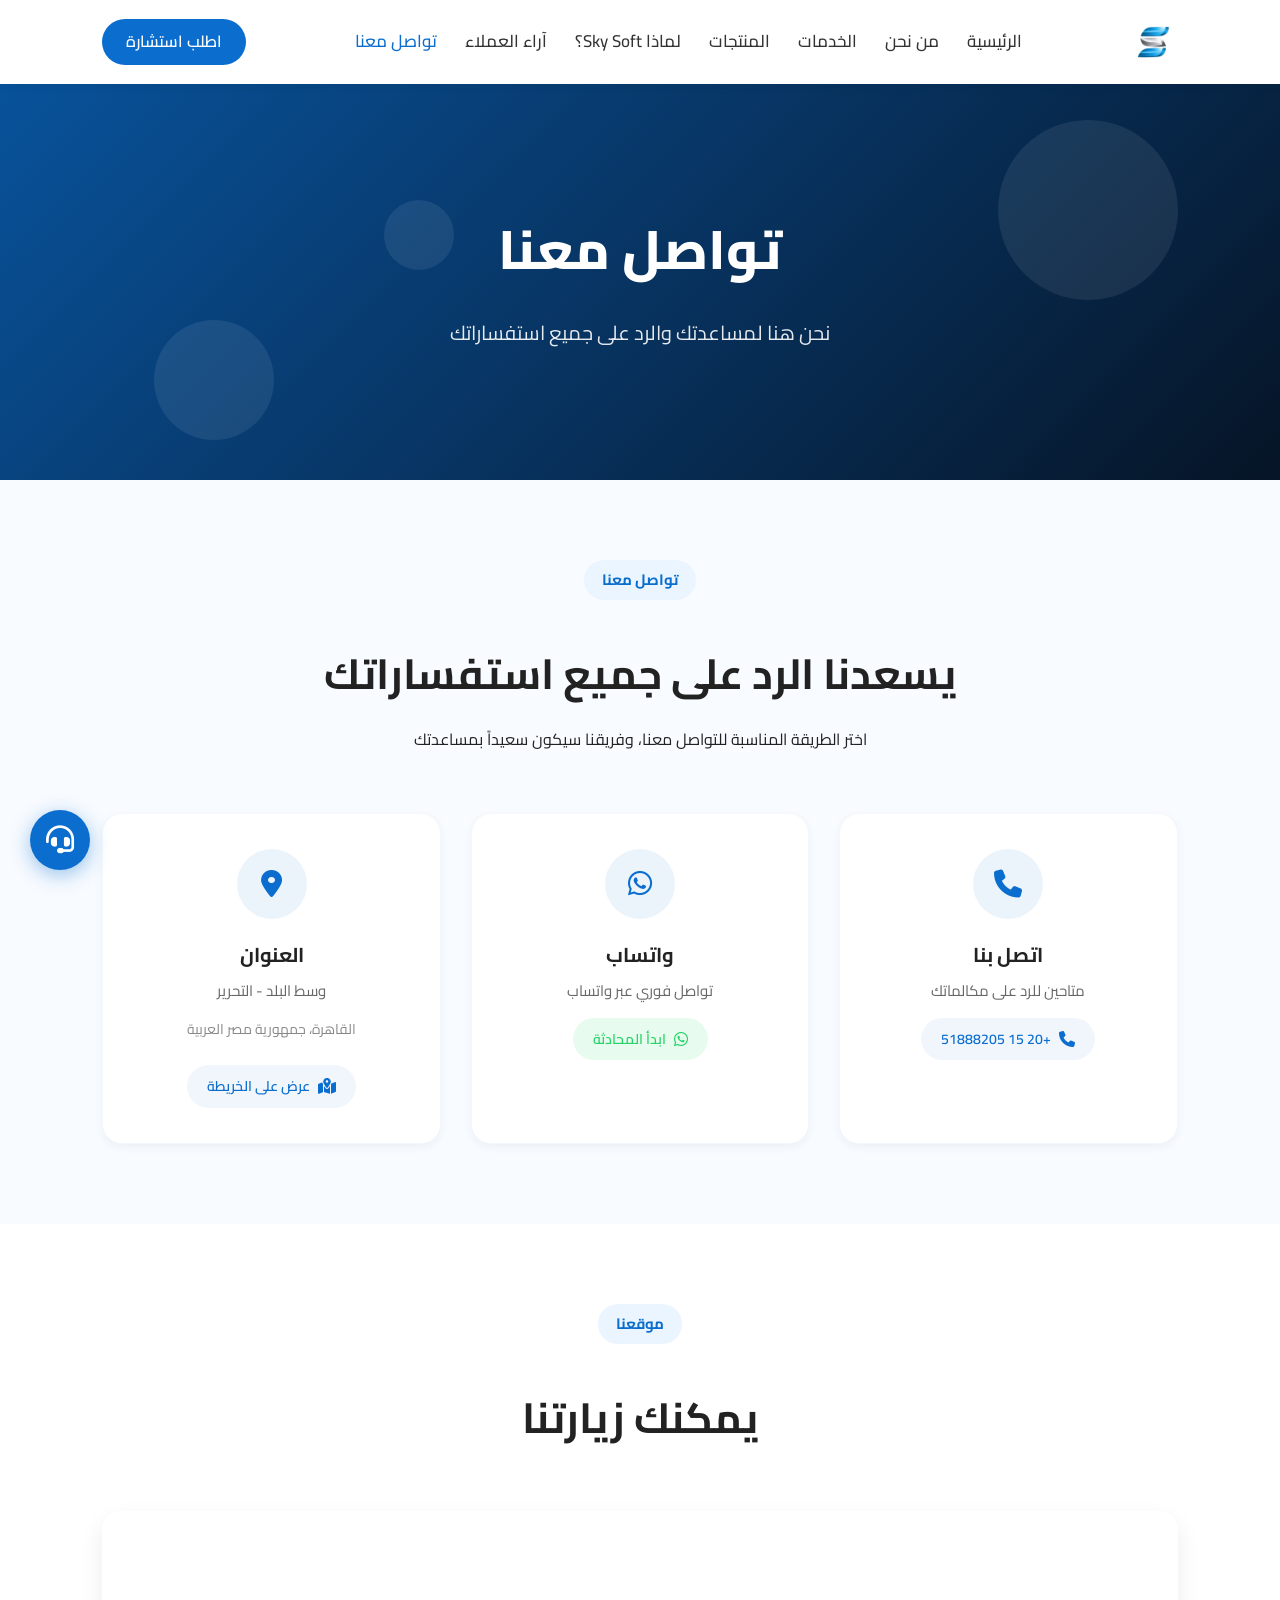
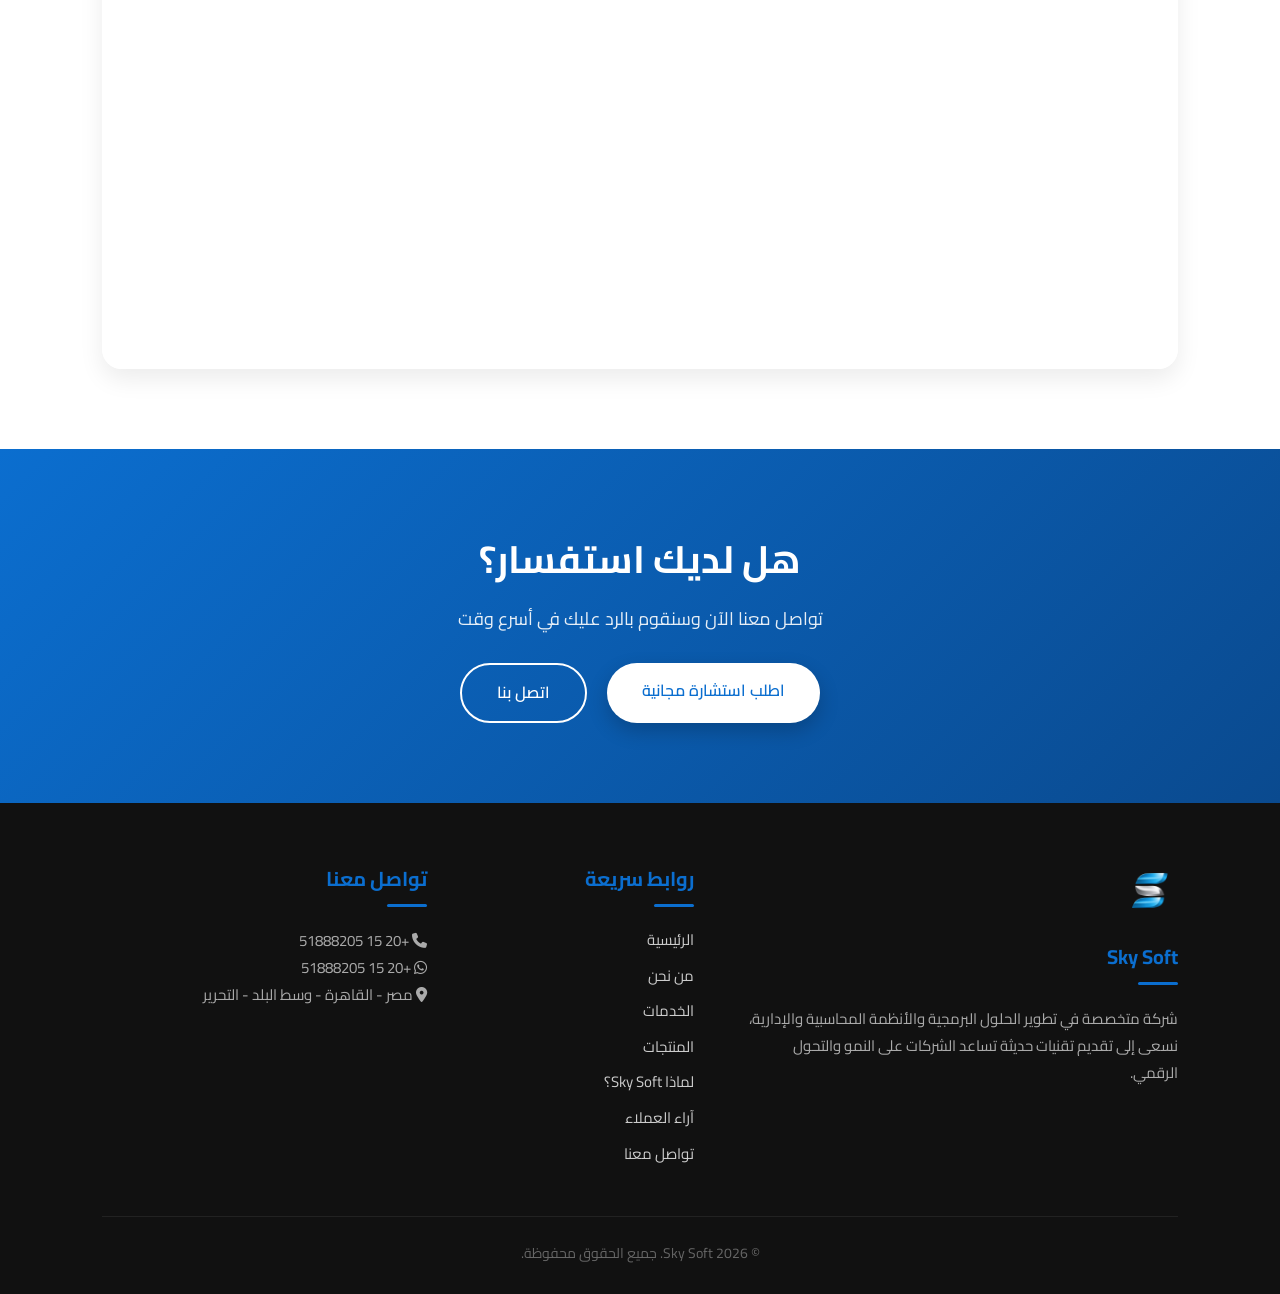
<file: contact.html>
<!DOCTYPE html>
<html lang="ar" dir="rtl">

<head>
    <meta charset="UTF-8">
    <meta name="viewport" content="width=device-width, initial-scale=1.0">
    
    <meta name="description" content="تواصل مع Sky Soft للاستفسار عن خدماتنا وحلولنا البرمجية المتكاملة.">
    <meta name="keywords" content="Sky Soft, تواصل, اتصل بنا, استفسار, برامج محاسبة, ERP, CRM">
    <meta name="author" content="Sky Soft">
    <meta name="robots" content="index, follow">
    <meta name="theme-color" content="#0b6ecf">
    <link rel="icon" href="favicon.ico">

    <meta property="og:title" content="Sky Soft | تواصل معنا">
    <meta property="og:description" content="نحن هنا لمساعدتك. تواصل مع فريق Sky Soft.">
    <meta property="og:type" content="website">
    <meta property="og:image" content="favicon.ico">
    <meta property="og:locale" content="ar_EG">

    <link rel="preconnect" href="https://fonts.googleapis.com">
    <link rel="preconnect" href="https://fonts.gstatic.com" crossorigin>
    <link href="https://fonts.googleapis.com/css2?family=Cairo:wght@300;400;600;700;800&display=swap" rel="stylesheet">
    <link rel="stylesheet" href="https://cdnjs.cloudflare.com/ajax/libs/font-awesome/6.7.2/css/all.min.css">
    
    <link rel="stylesheet" href="css/style.css">
    <link rel="stylesheet" href="css/responsive.css">

    <link rel="preload" href="favicon.ico" as="image">

    <title>Sky Soft | تواصل معنا</title>
</head>

<body>

<!-- ============================================ -->
<!-- 1. LOADER -->
<!-- ============================================ -->
<div id="loader">
    <div class="loader-container">
        <div class="loader-logo">
            <img src="favicon.ico" alt="Sky Soft">
        </div>
        <h2 class="loader-title">Sky Soft</h2>
        <div class="loader-bar-wrapper">
            <div class="loader-bar">
                <div class="loader-bar-fill"></div>
            </div>
        </div>
        <p class="loader-text">جاري التحميل...</p>
    </div>
</div>

<!-- ============================================ -->
<!-- 2. PROGRESS BAR -->
<!-- ============================================ -->
<div id="progress-bar"></div>

<!-- ============================================ -->
<!-- 3. SKY ASSISTANT -->
<!-- ============================================ -->
<div class="sky-assistant">
    <button class="assistant-btn" id="assistantBtn">
        <i class="fa-solid fa-headset"></i>
    </button>
</div>

<div class="assistant-popup" id="assistantPopup">
    <div class="assistant-header">
        <h3>🤖 Sky Assistant</h3>
        <button id="closeAssistant">
            <i class="fa-solid fa-xmark"></i>
        </button>
    </div>
    <div class="assistant-body">
        <p class="assistant-greeting">👋 أهلاً بك في Sky Assistant</p>
        <p class="assistant-sub">اختر سؤالك من القائمة للحصول على الإجابة:</p>
        
        <div class="assistant-dropdown">
            <button class="assistant-dropdown-btn" id="dropdownBtn">
                <span id="selectedQuestion">-- اختر سؤالك --</span>
                <i class="fa-solid fa-chevron-down"></i>
            </button>
            <ul class="assistant-dropdown-menu" id="dropdownMenu">
                <li data-value="q1">ما هي الخدمات التي تقدمها Sky Soft؟</li>
                <li data-value="q2">هل توفرون دعماً فنياً؟</li>
                <li data-value="q3">هل يمكن تخصيص الأنظمة؟</li>
                <li data-value="q4">كيف يمكنني التواصل مع فريق الدعم الفني؟</li>
                <li data-value="q5">هل يمكن ربط البرنامج بماكينة الكاشير؟</li>
                <li data-value="q6">هل يمكن إصدار تقارير مالية مفصلة؟</li>
                <li data-value="q7">هل الدعم الفني متاح طوال اليوم؟</li>
                <li data-value="q8">هل يوجد دعم فني بعد شراء البرنامج؟</li>
                <li data-value="q9">هل أحتاج إلى خبرة محاسبية لاستخدام البرنامج؟</li>
                <li data-value="q10">هل البرنامج آمن على بياناتي؟</li>
            </ul>
        </div>

        <div id="assistantAnswer" class="assistant-answer" style="display: none;">
            <div class="answer-content">
                <i class="fa-solid fa-circle-check"></i>
                <p id="answerText"></p>
            </div>
        </div>

        <div class="assistant-divider"></div>

        <p class="assistant-contact-text">📞 لم تجد إجابة؟ تواصل معنا مباشرة:</p>
        <a href="https://wa.me/201551888205?text=السلام عليكم، أرغب في الاستفسار عن خدمات Sky Soft."
           target="_blank"
           class="assistant-whatsapp">
            <i class="fa-brands fa-whatsapp"></i>
            تواصل عبر واتساب
        </a>
    </div>
</div>

<!-- ============================================ -->
<!-- 4. HEADER / NAVBAR -->
<!-- ============================================ -->
<header>
    <nav class="navbar">
        <a href="index.html" class="logo">
            <img src="favicon.ico" alt="Sky Soft Logo">
        </a>
        <div class="menu-toggle" id="menuToggle">
            <i class="fa-solid fa-bars"></i>
        </div>
        <ul class="nav-links">
            <li><a href="index.html">الرئيسية</a></li>
            <li><a href="about.html">من نحن</a></li>
            <li><a href="services.html">الخدمات</a></li>
            <li><a href="products.html">المنتجات</a></li>
            <li><a href="whyus.html">لماذا Sky Soft؟</a></li>
            <li><a href="testimonials.html">آراء العملاء</a></li>
            <li><a href="contact.html" class="active">تواصل معنا</a></li>
        </ul>
        <a href="https://wa.me/201551888205?text=السلام عليكم، أرغب في طلب استشارة بخصوص خدمات Sky Soft." 
           target="_blank" 
           class="btn">اطلب استشارة</a>
    </nav>
</header>

<!-- ============================================ -->
<!-- 5. PAGE CONTENT - صفحة التواصل -->
<!-- ============================================ -->

<!-- Hero Section -->
<section class="page-hero">
    <div class="page-overlay"></div>
    <div class="shape shape1"></div>
    <div class="shape shape2"></div>
    <div class="shape shape3"></div>
    <div class="page-content">
        <h1>تواصل معنا</h1>
        <p>نحن هنا لمساعدتك والرد على جميع استفساراتك</p>
    </div>
</section>

<!-- Contact Cards -->
<section class="contact-page reveal">
    <div class="section-header">
        <span class="section-title">تواصل معنا</span>
        <h2>يسعدنا الرد على جميع استفساراتك</h2>
        <p>اختر الطريقة المناسبة للتواصل معنا، وفريقنا سيكون سعيداً بمساعدتك</p>
    </div>

    <div class="contact-page-grid">
        <!-- بطاقة الهاتف -->
        <div class="contact-page-card">
            <div class="contact-page-icon">
                <i class="fa-solid fa-phone"></i>
            </div>
            <h3>اتصل بنا</h3>
            <p>متاحين للرد على مكالماتك</p>
            <a href="tel:+201551888205" class="contact-page-link">
                <i class="fa-solid fa-phone"></i>
                +20 15 51888205
            </a>
        </div>

        <!-- بطاقة واتساب -->
        <div class="contact-page-card">
            <div class="contact-page-icon">
                <i class="fa-brands fa-whatsapp"></i>
            </div>
            <h3>واتساب</h3>
            <p>تواصل فوري عبر واتساب</p>
            <a href="https://wa.me/201551888205?text=السلام عليكم، أرغب في الاستفسار عن خدمات Sky Soft." 
               target="_blank" 
               class="contact-page-link whatsapp">
                <i class="fa-brands fa-whatsapp"></i>
                ابدأ المحادثة
            </a>
        </div>

        <!-- بطاقة العنوان -->
        <div class="contact-page-card">
            <div class="contact-page-icon">
                <i class="fa-solid fa-location-dot"></i>
            </div>
            <h3>العنوان</h3>
            <p>وسط البلد - التحرير</p>
            <p style="color: #888; font-size: 14px; margin-top: 5px;">
                القاهرة، جمهورية مصر العربية
            </p>
            <a href="https://maps.google.com/?q=30.0444,31.2345" 
               target="_blank" 
               class="contact-page-link" 
               style="margin-top: 10px;">
                <i class="fa-solid fa-map-location-dot"></i>
                عرض على الخريطة
            </a>
        </div>
    </div>
</section>

<!-- Map Section -->
<section class="contact-map-section reveal">
    <div class="section-header">
        <span class="section-title">موقعنا</span>
        <h2>يمكنك زيارتنا</h2>
    </div>
    <div class="contact-map-wrapper">
        <iframe 
            src="https://www.google.com/maps/embed?pb=!1m18!1m12!1m3!1d3452.456789!2d31.2345!3d30.0444!2m3!1f0!2f0!3f0!3m2!1i1024!2i768!4f13.1!3m3!1m2!1s0x14583e123456789%3A0x123456789abcdef!2z2YXYsdmD2LIg2KfZhNmF2YbYtCDYp9mE2YXYrdin2YbYqtiq2Kk!5e0!3m2!1sar!2seg!4v1700000000000" 
            allowfullscreen="" 
            loading="lazy">
        </iframe>
    </div>
</section>

<!-- CTA Section -->
<section class="cta reveal">
    <h2>هل لديك استفسار؟</h2>
    <p>تواصل معنا الآن وسنقوم بالرد عليك في أسرع وقت</p>
    <div class="cta-buttons">
        <a href="https://wa.me/201551888205?text=السلام عليكم، أرغب في طلب استشارة مجانية بخصوص خدمات Sky Soft." 
           target="_blank" 
           class="btn-primary">اطلب استشارة مجانية</a>
        <a href="tel:+201551888205" class="btn-secondary">اتصل بنا</a>
    </div>
</section>

<!-- ============================================ -->
<!-- 6. FOOTER - بدون بريد إلكتروني -->
<!-- ============================================ -->
<footer class="footer">
    <div class="footer-container">
        <div class="footer-col">
            <a href="index.html" style="text-decoration: none; color: inherit;">
                <img src="favicon.ico" alt="Sky Soft Logo" class="footer-logo">
                <h3>Sky Soft</h3>
            </a>
            <p>شركة متخصصة في تطوير الحلول البرمجية والأنظمة المحاسبية والإدارية، نسعى إلى تقديم تقنيات حديثة تساعد الشركات على النمو والتحول الرقمي.</p>
        </div>
        <div class="footer-col">
            <h3>روابط سريعة</h3>
            <ul>
                <li><a href="index.html">الرئيسية</a></li>
                <li><a href="about.html">من نحن</a></li>
                <li><a href="services.html">الخدمات</a></li>
                <li><a href="products.html">المنتجات</a></li>
                <li><a href="whyus.html">لماذا Sky Soft؟</a></li>
                <li><a href="testimonials.html">آراء العملاء</a></li>
                <li><a href="contact.html">تواصل معنا</a></li>
            </ul>
        </div>
        <div class="footer-col">
            <h3>تواصل معنا</h3>
            <p><i class="fa-solid fa-phone"></i> <a href="tel:+201551888205" style="color: inherit; text-decoration: none;">+20 15 51888205</a></p>
            <p><i class="fa-brands fa-whatsapp"></i> <a href="https://wa.me/201551888205?text=السلام عليكم، أرغب في الاستفسار عن خدمات Sky Soft." target="_blank" style="color: inherit; text-decoration: none;">+20 15 51888205</a></p>
            <p><i class="fa-solid fa-location-dot"></i> مصر - القاهرة - وسط البلد - التحرير</p>
        </div>
    </div>
    <hr>
    <div class="copyright">
        © <span id="year"></span> Sky Soft. جميع الحقوق محفوظة.
    </div>
</footer>

<!-- ============================================ -->
<!-- 7. BACK TO TOP BUTTON -->
<!-- ============================================ -->
<button id="topBtn">
    <i class="fa-solid fa-arrow-up"></i>
</button>

<!-- ============================================ -->
<!-- 8. TOAST -->
<!-- ============================================ -->
<div id="toast" class="toast"></div>

<!-- ============================================ -->
<!-- 9. JAVASCRIPT -->
<!-- ============================================ -->
<script src="js/main.js"></script>
</body>
</html>
</file>
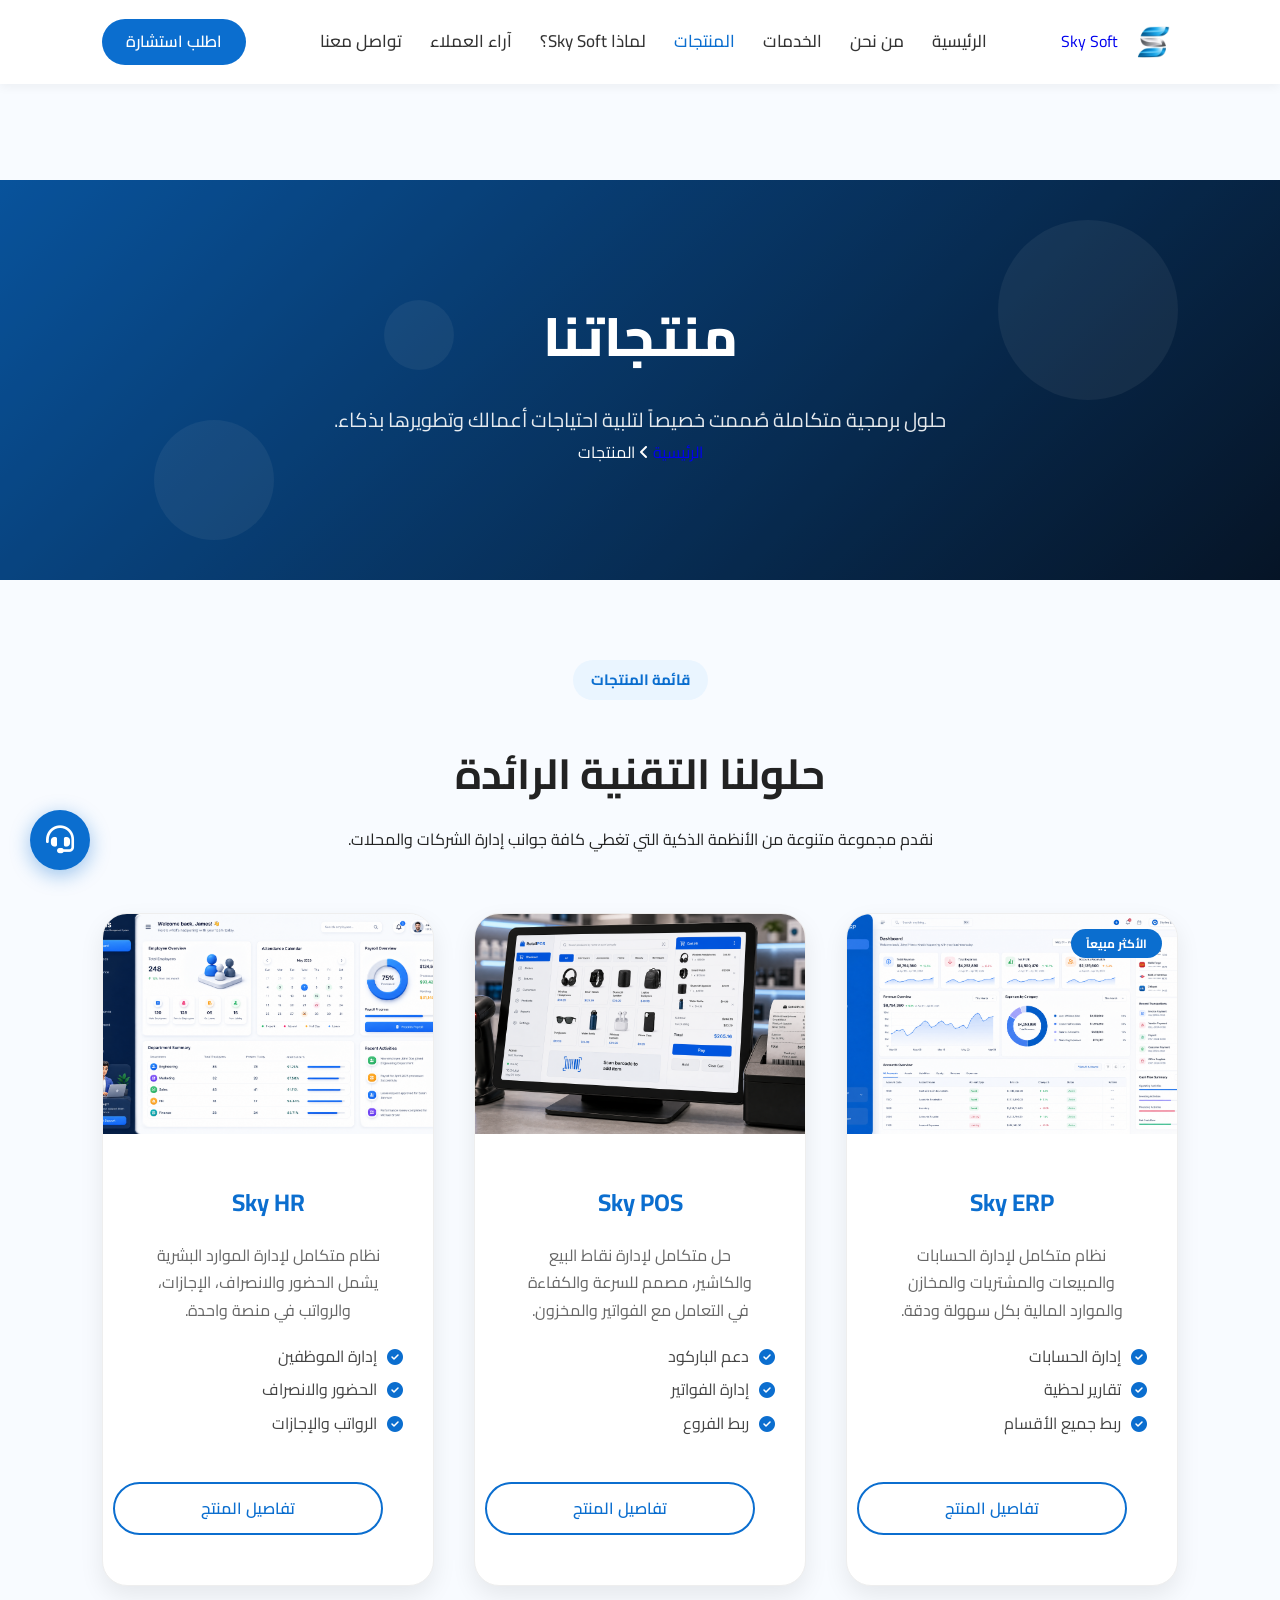
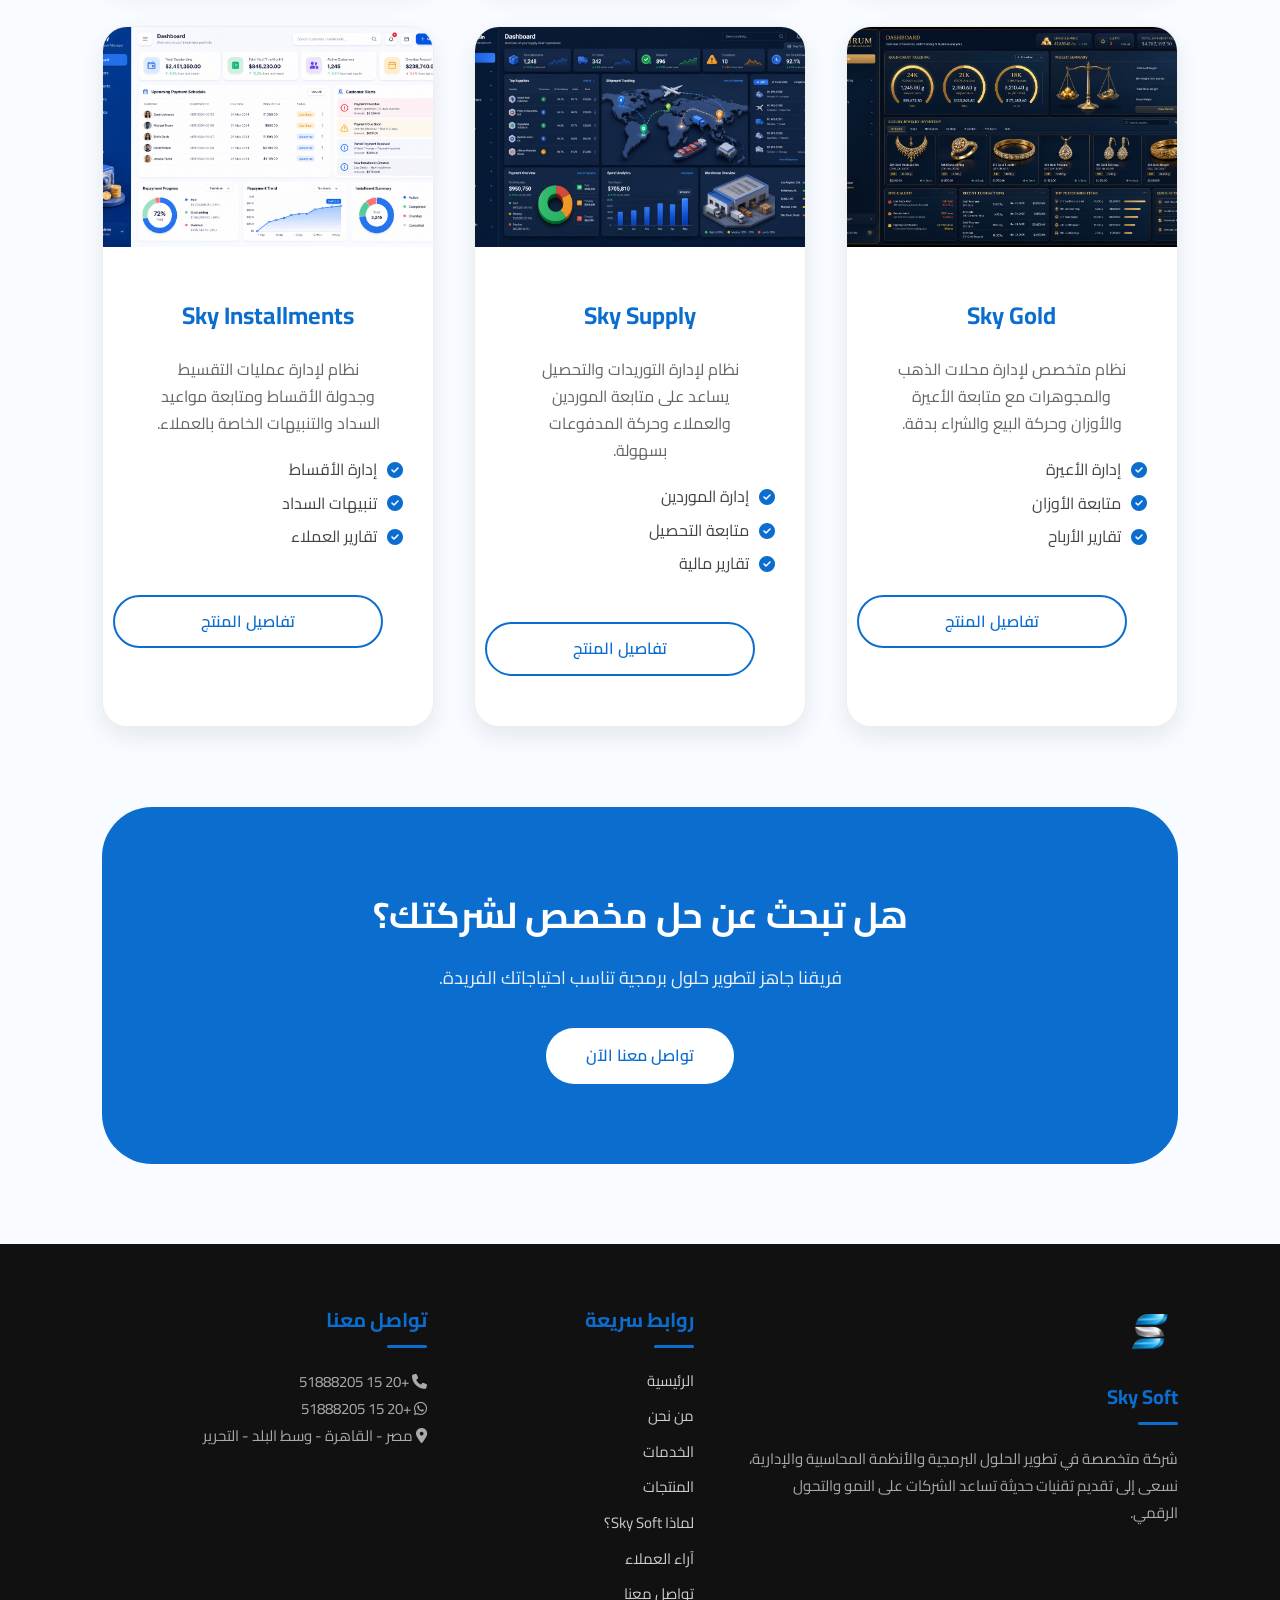
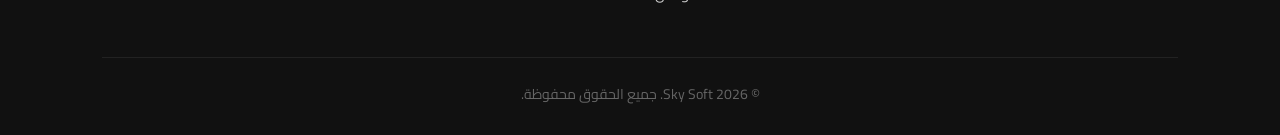
<file: products.html>
<!DOCTYPE html>
<html lang="ar" dir="rtl">

<head>
    <meta charset="UTF-8">
    <meta name="viewport" content="width=device-width, initial-scale=1.0">
    
    <!-- SEO Tags -->
    <title>منتجاتنا | Sky Soft</title>
    <meta name="description" content="استكشف مجموعة منتجات Sky Soft من أنظمة ERP و POS و HR وحلول إدارة محلات الذهب والتقسيط.">
    <meta name="keywords" content="Sky ERP, Sky POS, Sky HR, Sky Gold, أنظمة محاسبية, برامج إدارة">
    <meta name="author" content="Sky Soft">
    <meta name="robots" content="index, follow">
    <meta name="theme-color" content="#0b6ecf">
    <link rel="icon" href="favicon.ico">

    <!-- Fonts & Icons -->
    <link rel="preconnect" href="https://fonts.googleapis.com">
    <link rel="preconnect" href="https://fonts.gstatic.com" crossorigin>
    <link href="https://fonts.googleapis.com/css2?family=Cairo:wght@300;400;600;700;800&display=swap" rel="stylesheet">
    <link rel="stylesheet" href="https://cdnjs.cloudflare.com/ajax/libs/font-awesome/6.7.2/css/all.min.css">
    
    <!-- CSS Files -->
    <link rel="stylesheet" href="css/style.css">
    <link rel="preload" href="favicon.ico" as="image">
    <link rel="stylesheet" href="css/responsive.css">
</head>

<body>

 <!-- ============================================ -->
<!-- 1. LOADER - نسخة محدثة -->
<!-- ============================================ -->
<div id="loader">
    <div class="loader-container">
        <div class="loader-logo">
            <img src="favicon.ico" alt="Sky Soft">
        </div>
        <h2 class="loader-title">Sky Soft</h2>
        <div class="loader-bar-wrapper">
            <div class="loader-bar">
                <div class="loader-bar-fill"></div>
            </div>
        </div>
        <p class="loader-text">جاري التحميل...</p>
    </div>
</div>

    <!-- 2. ✅ Scroll Progress Bar -->
    <div id="progress-bar"></div>

    <!-- ============================================ -->
<!-- 3. SKY ASSISTANT (البوت التفاعلي) -->
<!-- ============================================ -->
<div class="sky-assistant">
    <button class="assistant-btn" id="assistantBtn">
        <i class="fa-solid fa-headset"></i>
    </button>
</div>

<div class="assistant-popup" id="assistantPopup">
    <div class="assistant-header">
        <h3>🤖 Sky Assistant</h3>
        <button id="closeAssistant">
            <i class="fa-solid fa-xmark"></i>
        </button>
    </div>
    <div class="assistant-body">
        <p class="assistant-greeting">👋 أهلاً بك في Sky Assistant</p>
        <p class="assistant-sub">اختر سؤالك من القائمة للحصول على الإجابة:</p>
        
        <!-- القائمة المنسدلة -->
        <div class="assistant-dropdown">
            <button class="assistant-dropdown-btn" id="dropdownBtn">
                <span id="selectedQuestion">-- اختر سؤالك --</span>
                <i class="fa-solid fa-chevron-down"></i>
            </button>
            <ul class="assistant-dropdown-menu" id="dropdownMenu">
                <li data-value="q1">ما هي الخدمات التي تقدمها Sky Soft؟</li>
                <li data-value="q2">هل توفرون دعماً فنياً؟</li>
                <li data-value="q3">هل يمكن تخصيص الأنظمة؟</li>
                <li data-value="q4">كيف يمكنني التواصل مع فريق الدعم الفني؟</li>
                <li data-value="q5">هل يمكن ربط البرنامج بماكينة الكاشير؟</li>
                <li data-value="q6">هل يمكن إصدار تقارير مالية مفصلة؟</li>
                <li data-value="q7">هل الدعم الفني متاح طوال اليوم؟</li>
                <li data-value="q8">هل يوجد دعم فني بعد شراء البرنامج؟</li>
                <li data-value="q9">هل أحتاج إلى خبرة محاسبية لاستخدام البرنامج؟</li>
                <li data-value="q10">هل البرنامج آمن على بياناتي؟</li>
            </ul>
        </div>

        <div id="assistantAnswer" class="assistant-answer" style="display: none;">
            <div class="answer-content">
                <i class="fa-solid fa-circle-check"></i>
                <p id="answerText"></p>
            </div>
        </div>

        <div class="assistant-divider"></div>

        <p class="assistant-contact-text">📞 لم تجد إجابة؟ تواصل معنا مباشرة:</p>
        <a href="https://wa.me/201551888205?text=السلام عليكم، أرغب في الاستفسار عن خدمات Sky Soft."
           target="_blank"
           class="assistant-whatsapp">
            <i class="fa-brands fa-whatsapp"></i>
            تواصل عبر واتساب
        </a>
    </div>
</div>


    <!-- 4. ✅ Header (Navbar) -->
    <header>
        <nav class="navbar">
            <a href="index.html" class="logo">
                <img src="favicon.ico" alt="Sky Soft Logo">
                <span>Sky Soft</span>
            </a>
            <div class="menu-toggle" id="menuToggle">
                <i class="fa-solid fa-bars"></i>
            </div>
            <ul class="nav-links">
                <li><a href="index.html">الرئيسية</a></li>
                <li><a href="about.html">من نحن</a></li>
                <li><a href="Services.html">الخدمات</a></li>
                <li><a href="products.html" class="active">المنتجات</a></li>
                <li><a href="WhyUs.html">لماذا Sky Soft؟</a></li>
                <li><a href="Testimonials.html">آراء العملاء</a></li>
                <li><a href="contact.html">تواصل معنا</a></li>
            </ul>
            <a href="https://wa.me/201551888205?text=السلام عليكم، أرغب في طلب استشارة بخصوص منتجات Sky Soft." 
               target="_blank" 
               class="btn">اطلب استشارة</a>
        </nav>
    </header>

    <!-- ======================================================
         5. ⬇️ مـحـتـوى الـصـفـحـة ⬇️
    ======================================================= -->
    
    <main style="padding-top: 100px;">
        
        <!-- Hero Section for Products -->
        <section class="page-hero">
            <div class="shape shape1"></div>
            <div class="shape shape2"></div>
            <div class="shape shape3"></div>
            <div class="page-overlay"></div>
            <div class="page-content">
                <h1>منتجاتنا</h1>
                <p>حلول برمجية متكاملة صُممت خصيصاً لتلبية احتياجات أعمالك وتطويرها بذكاء.</p>
                <div class="breadcrumb">
                    <a href="index.html">الرئيسية</a>
                    <span><i class="fa-solid fa-angle-left"></i></span>
                    <span>المنتجات</span>
                </div>
            </div>
        </section>

        <!-- Products Grid Section -->
        <section class="products reveal" style="padding: 80px 8%;">
            <div class="section-header">
                <span class="section-title">قائمة المنتجات</span>
                <h2>حلولنا التقنية الرائدة</h2>
                <p>نقدم مجموعة متنوعة من الأنظمة الذكية التي تغطي كافة جوانب إدارة الشركات والمحلات.</p>
            </div>

            <div class="products-grid" style="display: grid; grid-template-columns: repeat(auto-fit, minmax(320px, 1fr)); gap: 40px;">
                
                <!-- Sky ERP -->
                <div class="product-card" style="background: #fff; border-radius: 25px; overflow: hidden; box-shadow: var(--shadow-md); transition: var(--transition); border: 1px solid #eee;">
                    <div class="product-image" style="height: 220px; overflow: hidden; position: relative;">
                        <img src="images/erp.png" alt="Sky ERP" style="width: 100%; height: 100%; object-fit: cover; transition: 0.5s;">
                        <div style="position: absolute; top: 15px; right: 15px; background: var(--primary-color); color: #fff; padding: 5px 15px; border-radius: 20px; font-size: 12px; font-weight: bold;">الأكثر مبيعاً</div>
                    </div>
                    <div class="product-content" style="padding: 30px;">
                        <h3 style="color: var(--primary-color); font-size: 24px; margin-bottom: 15px;">Sky ERP</h3>
                        <p style="color: #666; line-height: 1.7; margin-bottom: 20px;">نظام متكامل لإدارة الحسابات والمبيعات والمشتريات والمخازن والموارد المالية بكل سهولة ودقة.</p>
                        <ul style="margin-bottom: 25px;">
                            <li style="margin-bottom: 8px; display: flex; align-items: center; gap: 10px; color: #444;"><i class="fa-solid fa-check-circle" style="color: var(--primary-color);"></i> إدارة الحسابات</li>
                            <li style="margin-bottom: 8px; display: flex; align-items: center; gap: 10px; color: #444;"><i class="fa-solid fa-check-circle" style="color: var(--primary-color);"></i> تقارير لحظية</li>
                            <li style="margin-bottom: 8px; display: flex; align-items: center; gap: 10px; color: #444;"><i class="fa-solid fa-check-circle" style="color: var(--primary-color);"></i> ربط جميع الأقسام</li>
                        </ul>
                        <a href="https://wa.me/201551888205?text=أرغب في معرفة المزيد عن نظام Sky ERP" target="_blank" class="btn-secondary" style="width: 100%; text-align: center; padding: 12px;">تفاصيل المنتج</a>
                    </div>
                </div>

                <!-- Sky POS -->
                <div class="product-card" style="background: #fff; border-radius: 25px; overflow: hidden; box-shadow: var(--shadow-md); transition: var(--transition); border: 1px solid #eee;">
                    <div class="product-image" style="height: 220px; overflow: hidden;">
                        <img src="images/pos.png" alt="Sky POS" style="width: 100%; height: 100%; object-fit: cover;">
                    </div>
                    <div class="product-content" style="padding: 30px;">
                        <h3 style="color: var(--primary-color); font-size: 24px; margin-bottom: 15px;">Sky POS</h3>
                        <p style="color: #666; line-height: 1.7; margin-bottom: 20px;">حل متكامل لإدارة نقاط البيع والكاشير، مصمم للسرعة والكفاءة في التعامل مع الفواتير والمخزون.</p>
                        <ul style="margin-bottom: 25px;">
                            <li style="margin-bottom: 8px; display: flex; align-items: center; gap: 10px; color: #444;"><i class="fa-solid fa-check-circle" style="color: var(--primary-color);"></i> دعم الباركود</li>
                            <li style="margin-bottom: 8px; display: flex; align-items: center; gap: 10px; color: #444;"><i class="fa-solid fa-check-circle" style="color: var(--primary-color);"></i> إدارة الفواتير</li>
                            <li style="margin-bottom: 8px; display: flex; align-items: center; gap: 10px; color: #444;"><i class="fa-solid fa-check-circle" style="color: var(--primary-color);"></i> ربط الفروع</li>
                        </ul>
                        <a href="https://wa.me/201551888205?text=أرغب في معرفة المزيد عن نظام Sky POS" target="_blank" class="btn-secondary" style="width: 100%; text-align: center; padding: 12px;">تفاصيل المنتج</a>
                    </div>
                </div>

                <!-- Sky HR -->
                <div class="product-card" style="background: #fff; border-radius: 25px; overflow: hidden; box-shadow: var(--shadow-md); transition: var(--transition); border: 1px solid #eee;">
                    <div class="product-image" style="height: 220px; overflow: hidden;">
                        <img src="images/hr.png" alt="Sky HR" style="width: 100%; height: 100%; object-fit: cover;">
                    </div>
                    <div class="product-content" style="padding: 30px;">
                        <h3 style="color: var(--primary-color); font-size: 24px; margin-bottom: 15px;">Sky HR</h3>
                        <p style="color: #666; line-height: 1.7; margin-bottom: 20px;">نظام متكامل لإدارة الموارد البشرية يشمل الحضور والانصراف، الإجازات، والرواتب في منصة واحدة.</p>
                        <ul style="margin-bottom: 25px;">
                            <li style="margin-bottom: 8px; display: flex; align-items: center; gap: 10px; color: #444;"><i class="fa-solid fa-check-circle" style="color: var(--primary-color);"></i> إدارة الموظفين</li>
                            <li style="margin-bottom: 8px; display: flex; align-items: center; gap: 10px; color: #444;"><i class="fa-solid fa-check-circle" style="color: var(--primary-color);"></i> الحضور والانصراف</li>
                            <li style="margin-bottom: 8px; display: flex; align-items: center; gap: 10px; color: #444;"><i class="fa-solid fa-check-circle" style="color: var(--primary-color);"></i> الرواتب والإجازات</li>
                        </ul>
                        <a href="https://wa.me/201551888205?text=أرغب في معرفة المزيد عن نظام Sky HR" target="_blank" class="btn-secondary" style="width: 100%; text-align: center; padding: 12px;">تفاصيل المنتج</a>
                    </div>
                </div>

                <!-- Sky Gold -->
                <div class="product-card" style="background: #fff; border-radius: 25px; overflow: hidden; box-shadow: var(--shadow-md); transition: var(--transition); border: 1px solid #eee;">
                    <div class="product-image" style="height: 220px; overflow: hidden;">
                        <img src="images/gold.png" alt="Sky Gold" style="width: 100%; height: 100%; object-fit: cover;">
                    </div>
                    <div class="product-content" style="padding: 30px;">
                        <h3 style="color: var(--primary-color); font-size: 24px; margin-bottom: 15px;">Sky Gold</h3>
                        <p style="color: #666; line-height: 1.7; margin-bottom: 20px;">نظام متخصص لإدارة محلات الذهب والمجوهرات مع متابعة الأعيرة والأوزان وحركة البيع والشراء بدقة.</p>
                        <ul style="margin-bottom: 25px;">
                            <li style="margin-bottom: 8px; display: flex; align-items: center; gap: 10px; color: #444;"><i class="fa-solid fa-check-circle" style="color: var(--primary-color);"></i> إدارة الأعيرة</li>
                            <li style="margin-bottom: 8px; display: flex; align-items: center; gap: 10px; color: #444;"><i class="fa-solid fa-check-circle" style="color: var(--primary-color);"></i> متابعة الأوزان</li>
                            <li style="margin-bottom: 8px; display: flex; align-items: center; gap: 10px; color: #444;"><i class="fa-solid fa-check-circle" style="color: var(--primary-color);"></i> تقارير الأرباح</li>
                        </ul>
                        <a href="https://wa.me/201551888205?text=أرغب في معرفة المزيد عن نظام Sky Gold" target="_blank" class="btn-secondary" style="width: 100%; text-align: center; padding: 12px;">تفاصيل المنتج</a>
                    </div>
                </div>

                <!-- Sky Supply -->
                <div class="product-card" style="background: #fff; border-radius: 25px; overflow: hidden; box-shadow: var(--shadow-md); transition: var(--transition); border: 1px solid #eee;">
                    <div class="product-image" style="height: 220px; overflow: hidden;">
                        <img src="images/supply.png" alt="Sky Supply" style="width: 100%; height: 100%; object-fit: cover;">
                    </div>
                    <div class="product-content" style="padding: 30px;">
                        <h3 style="color: var(--primary-color); font-size: 24px; margin-bottom: 15px;">Sky Supply</h3>
                        <p style="color: #666; line-height: 1.7; margin-bottom: 20px;">نظام لإدارة التوريدات والتحصيل يساعد على متابعة الموردين والعملاء وحركة المدفوعات بسهولة.</p>
                        <ul style="margin-bottom: 25px;">
                            <li style="margin-bottom: 8px; display: flex; align-items: center; gap: 10px; color: #444;"><i class="fa-solid fa-check-circle" style="color: var(--primary-color);"></i> إدارة الموردين</li>
                            <li style="margin-bottom: 8px; display: flex; align-items: center; gap: 10px; color: #444;"><i class="fa-solid fa-check-circle" style="color: var(--primary-color);"></i> متابعة التحصيل</li>
                            <li style="margin-bottom: 8px; display: flex; align-items: center; gap: 10px; color: #444;"><i class="fa-solid fa-check-circle" style="color: var(--primary-color);"></i> تقارير مالية</li>
                        </ul>
                        <a href="https://wa.me/201551888205?text=أرغب في معرفة المزيد عن نظام Sky Supply" target="_blank" class="btn-secondary" style="width: 100%; text-align: center; padding: 12px;">تفاصيل المنتج</a>
                    </div>
                </div>

                <!-- Sky Installments -->
                <div class="product-card" style="background: #fff; border-radius: 25px; overflow: hidden; box-shadow: var(--shadow-md); transition: var(--transition); border: 1px solid #eee;">
                    <div class="product-image" style="height: 220px; overflow: hidden;">
                        <img src="images/installments.png" alt="Sky Installments" style="width: 100%; height: 100%; object-fit: cover;">
                    </div>
                    <div class="product-content" style="padding: 30px;">
                        <h3 style="color: var(--primary-color); font-size: 24px; margin-bottom: 15px;">Sky Installments</h3>
                        <p style="color: #666; line-height: 1.7; margin-bottom: 20px;">نظام لإدارة عمليات التقسيط وجدولة الأقساط ومتابعة مواعيد السداد والتنبيهات الخاصة بالعملاء.</p>
                        <ul style="margin-bottom: 25px;">
                            <li style="margin-bottom: 8px; display: flex; align-items: center; gap: 10px; color: #444;"><i class="fa-solid fa-check-circle" style="color: var(--primary-color);"></i> إدارة الأقساط</li>
                            <li style="margin-bottom: 8px; display: flex; align-items: center; gap: 10px; color: #444;"><i class="fa-solid fa-check-circle" style="color: var(--primary-color);"></i> تنبيهات السداد</li>
                            <li style="margin-bottom: 8px; display: flex; align-items: center; gap: 10px; color: #444;"><i class="fa-solid fa-check-circle" style="color: var(--primary-color);"></i> تقارير العملاء</li>
                        </ul>
                        <a href="https://wa.me/201551888205?text=أرغب في معرفة المزيد عن نظام Sky Installments" target="_blank" class="btn-secondary" style="width: 100%; text-align: center; padding: 12px;">تفاصيل المنتج</a>
                    </div>
                </div>

            </div>
        </section>

        <!-- CTA Section -->
        <section class="cta reveal" style="padding: 80px 8%; background: var(--primary-color); color: #fff; text-align: center; border-radius: 50px; margin: 0 8% 80px;">
            <h2 style="font-size: 36px; margin-bottom: 20px;">هل تبحث عن حل مخصص لشركتك؟</h2>
            <p style="font-size: 18px; margin-bottom: 35px; opacity: 0.9;">فريقنا جاهز لتطوير حلول برمجية تناسب احتياجاتك الفريدة.</p>
            <a href="https://wa.me/201551888205?text=أرغب في طلب استشارة لتطوير نظام مخصص" target="_blank" class="btn-secondary" style="background: #fff; color: var(--primary-color); border: none; padding: 15px 40px;">تواصل معنا الآن</a>
        </section>

    </main>

    <!-- ======================================================
         6. ⬆️ نـهـايـة مـحـتـوى الـصـفـحـة ⬆️
    ======================================================= -->

    <!-- 7. ✅ Back To Top Button -->
    <button id="topBtn">
        <i class="fa-solid fa-arrow-up"></i>
    </button>

    <!-- 8. ✅ Toast Notification -->
    <div id="toast" class="toast"></div>

<!-- ============================================ -->
<!-- FOOTER - بدون بريد إلكتروني -->
<!-- ============================================ -->
<footer class="footer">
    <div class="footer-container">
        <!-- العمود 1: الشعار ووصف الشركة -->
        <div class="footer-col">
            <a href="index.html" style="text-decoration: none; color: inherit;">
                <img src="favicon.ico" alt="Sky Soft Logo" class="footer-logo">
                <h3>Sky Soft</h3>
            </a>
            <p>شركة متخصصة في تطوير الحلول البرمجية والأنظمة المحاسبية والإدارية، نسعى إلى تقديم تقنيات حديثة تساعد الشركات على النمو والتحول الرقمي.</p>
        </div>

        <!-- العمود 2: روابط سريعة -->
        <div class="footer-col">
            <h3>روابط سريعة</h3>
            <ul>
                <li><a href="index.html">الرئيسية</a></li>
                <li><a href="about.html">من نحن</a></li>
                <li><a href="services.html">الخدمات</a></li>
                <li><a href="products.html">المنتجات</a></li>
                <li><a href="whyus.html">لماذا Sky Soft؟</a></li>
                <li><a href="testimonials.html">آراء العملاء</a></li>
                <li><a href="contact.html">تواصل معنا</a></li>
            </ul>
        </div>

        <!-- العمود 3: معلومات التواصل (بدون بريد إلكتروني) -->
        <div class="footer-col">
            <h3>تواصل معنا</h3>
            <p><i class="fa-solid fa-phone"></i> <a href="tel:+201551888205" style="color: inherit; text-decoration: none;">+20 15 51888205</a></p>
            <p><i class="fa-brands fa-whatsapp"></i> <a href="https://wa.me/201551888205?text=السلام عليكم، أرغب في الاستفسار عن خدمات Sky Soft." target="_blank" style="color: inherit; text-decoration: none;">+20 15 51888205</a></p>
            <p><i class="fa-solid fa-location-dot"></i> مصر - القاهرة - وسط البلد - التحرير</p>
        </div>
    </div>
    <hr>
    <div class="copyright">
        © <span id="year"></span> Sky Soft. جميع الحقوق محفوظة.
    </div>
</footer>

    <!-- JS Files -->
    <script src="js/main.js"></script>
</body>

</html>
</file>
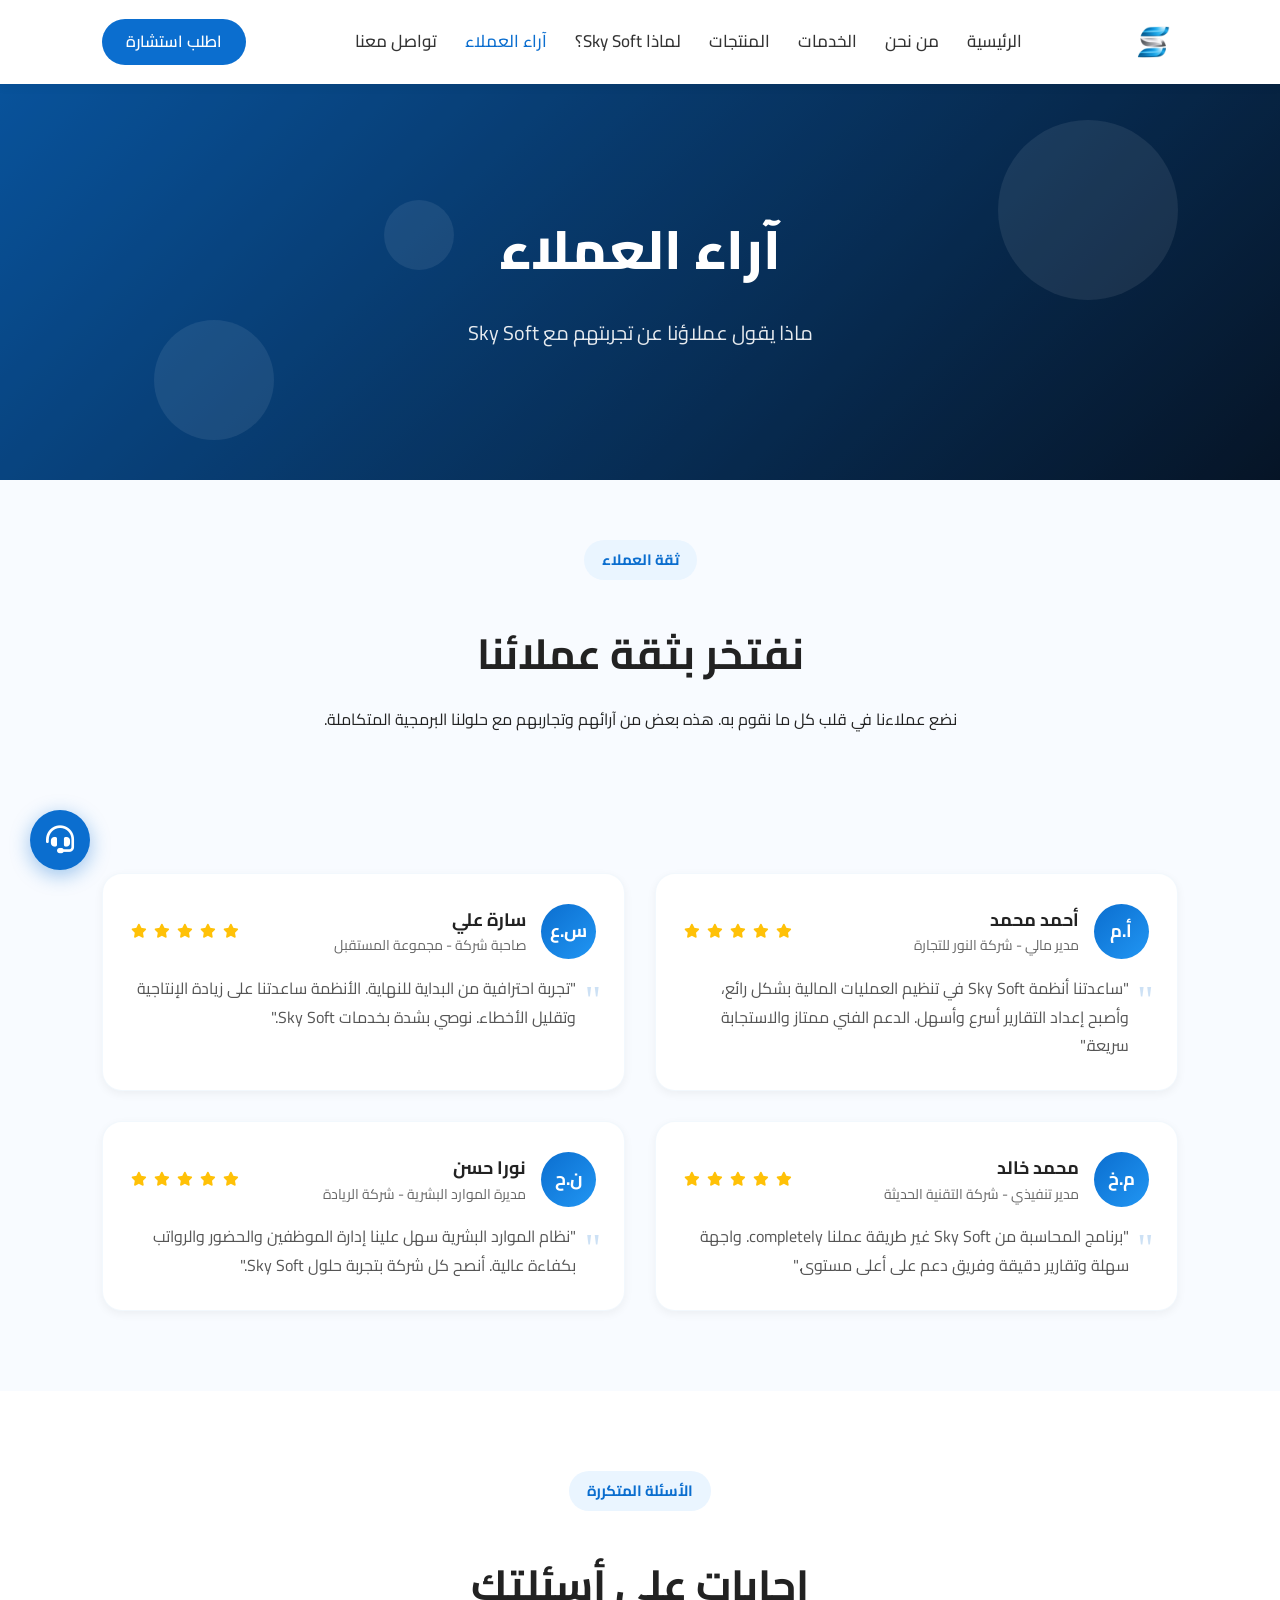
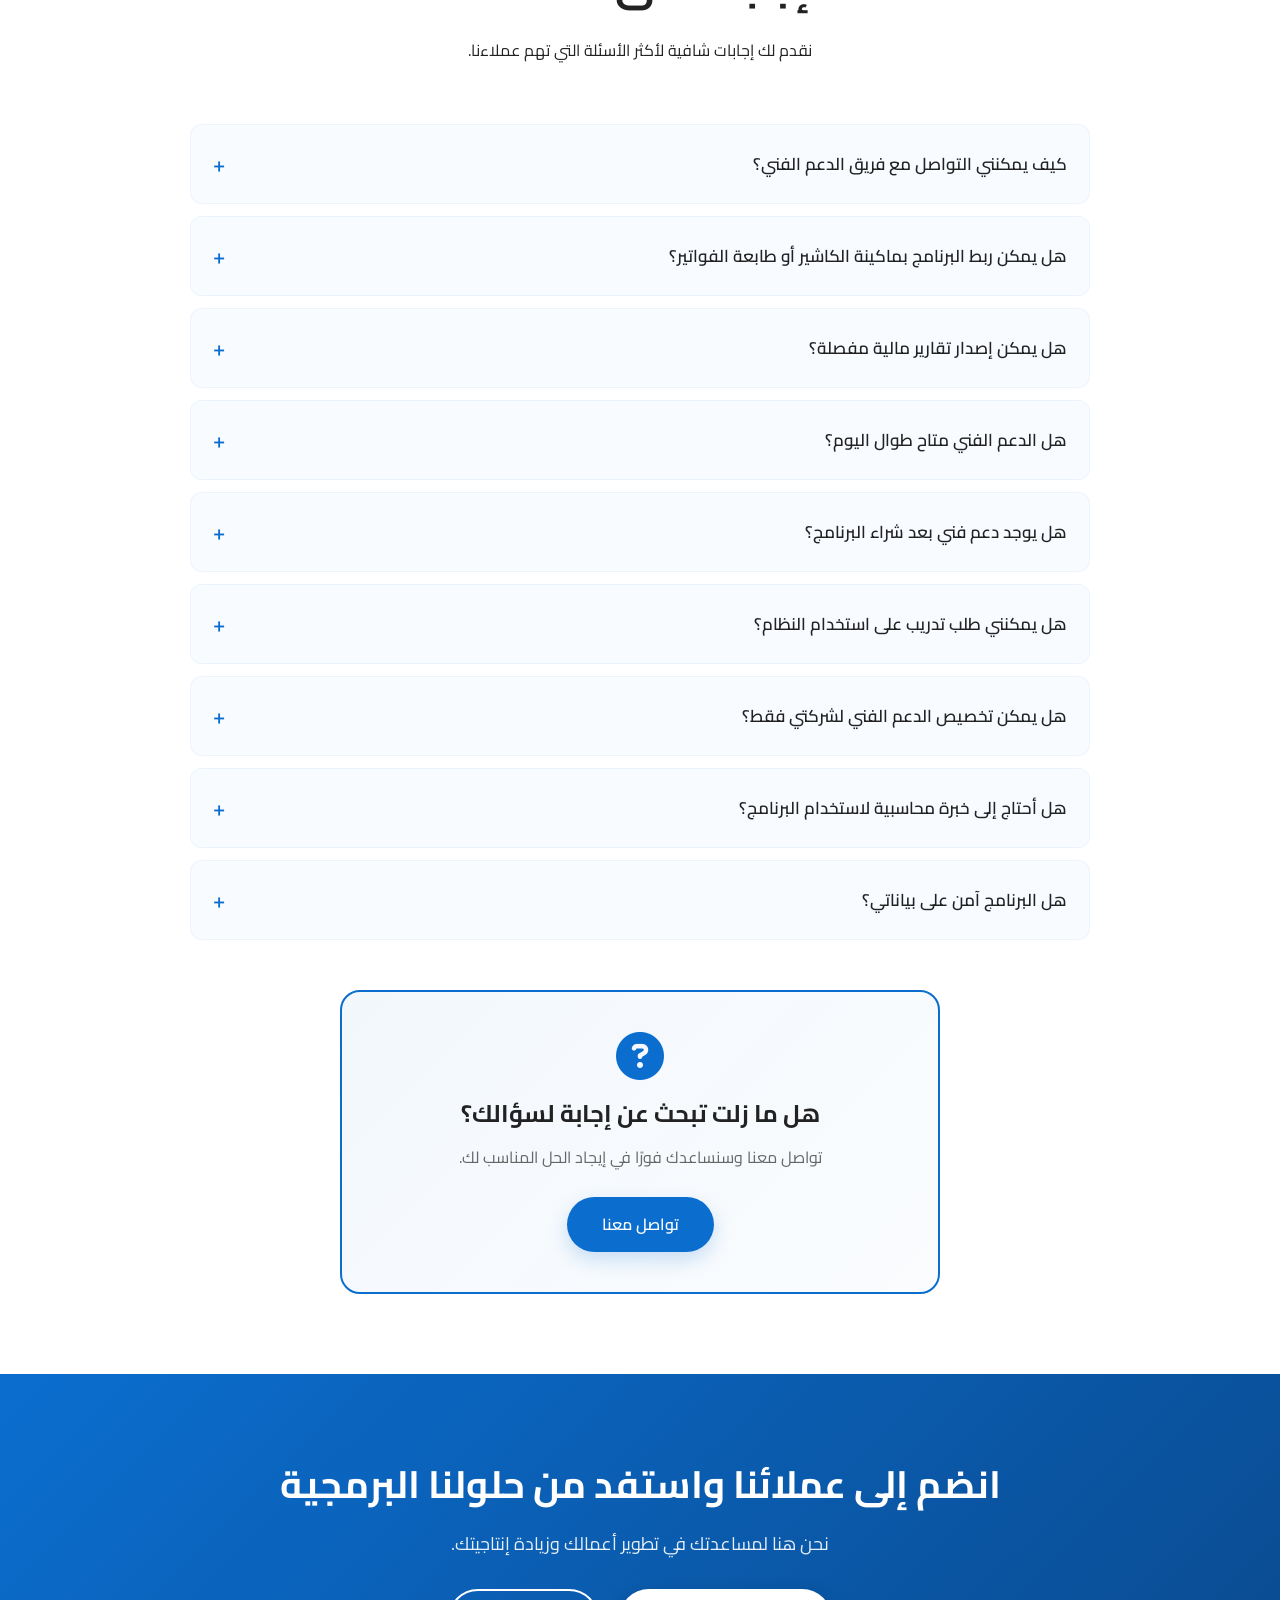
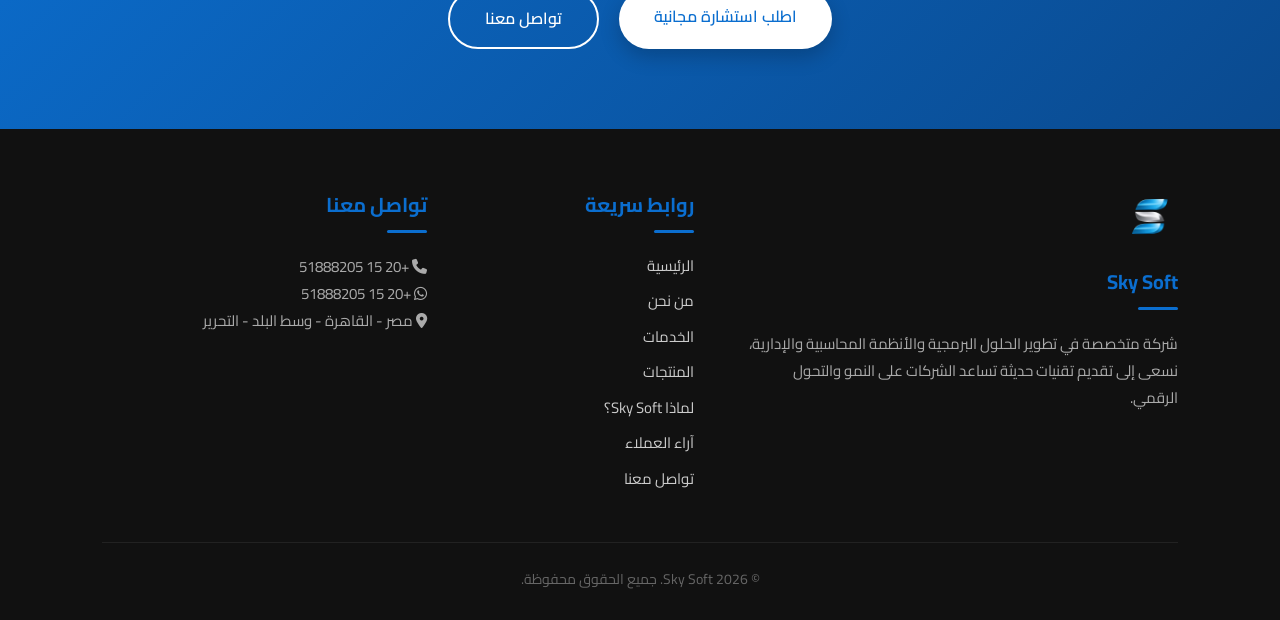
<file: Testimonials.html>
﻿<!DOCTYPE html>
<html lang="ar" dir="rtl">

<head>
    <meta charset="UTF-8">
    <meta name="viewport" content="width=device-width, initial-scale=1.0">
    
    <!-- SEO Tags -->
    <meta name="description" content="آراء عملاء Sky Soft وتعليقاتهم عن خدماتنا وحلولنا البرمجية المتكاملة.">
    <meta name="keywords" content="Sky Soft, آراء العملاء, تقييمات, شهادات, تجارب العملاء, برامج محاسبة, ERP, CRM">
    <meta name="author" content="Sky Soft">
    <meta name="robots" content="index, follow">
    <meta name="theme-color" content="#0b6ecf">
    <link rel="icon" href="favicon.ico">

    <meta property="og:title" content="Sky Soft | آراء العملاء">
    <meta property="og:description" content="ماذا يقول عملاؤنا عن خدمات Sky Soft.">
    <meta property="og:type" content="website">
    <meta property="og:image" content="favicon.ico">
    <meta property="og:locale" content="ar_EG">

    <link rel="preconnect" href="https://fonts.googleapis.com">
    <link rel="preconnect" href="https://fonts.gstatic.com" crossorigin>
    <link href="https://fonts.googleapis.com/css2?family=Cairo:wght@300;400;600;700;800&display=swap" rel="stylesheet">
    <link rel="stylesheet" href="https://cdnjs.cloudflare.com/ajax/libs/font-awesome/6.7.2/css/all.min.css">
    
    <link rel="stylesheet" href="css/style.css">
    <link rel="stylesheet" href="css/responsive.css">

    <link rel="preload" href="favicon.ico" as="image">

    <title>Sky Soft | آراء العملاء</title>
</head>

<body>

<!-- ============================================ -->
<!-- 1. LOADER - نسخة محدثة -->
<!-- ============================================ -->
<div id="loader">
    <div class="loader-container">
        <div class="loader-logo">
            <img src="favicon.ico" alt="Sky Soft">
        </div>
        <h2 class="loader-title">Sky Soft</h2>
        <div class="loader-bar-wrapper">
            <div class="loader-bar">
                <div class="loader-bar-fill"></div>
            </div>
        </div>
        <p class="loader-text">جاري التحميل...</p>
    </div>
</div>
<!-- ============================================ -->
<!-- 2. PROGRESS BAR -->
<!-- ============================================ -->
<div id="progress-bar"></div>

<!-- ============================================ -->
<!-- 3. SKY ASSISTANT (البوت التفاعلي) -->
<!-- ============================================ -->
<div class="sky-assistant">
    <button class="assistant-btn" id="assistantBtn">
        <i class="fa-solid fa-headset"></i>
    </button>
</div>

<div class="assistant-popup" id="assistantPopup">
    <div class="assistant-header">
        <h3>🤖 Sky Assistant</h3>
        <button id="closeAssistant">
            <i class="fa-solid fa-xmark"></i>
        </button>
    </div>
    <div class="assistant-body">
        <p class="assistant-greeting">👋 أهلاً بك في Sky Assistant</p>
        <p class="assistant-sub">اختر سؤالك من القائمة للحصول على الإجابة:</p>
        
        <!-- القائمة المنسدلة -->
        <div class="assistant-dropdown">
            <button class="assistant-dropdown-btn" id="dropdownBtn">
                <span id="selectedQuestion">-- اختر سؤالك --</span>
                <i class="fa-solid fa-chevron-down"></i>
            </button>
            <ul class="assistant-dropdown-menu" id="dropdownMenu">
                <li data-value="q1">ما هي الخدمات التي تقدمها Sky Soft؟</li>
                <li data-value="q2">هل توفرون دعماً فنياً؟</li>
                <li data-value="q3">هل يمكن تخصيص الأنظمة؟</li>
                <li data-value="q4">كيف يمكنني التواصل مع فريق الدعم الفني؟</li>
                <li data-value="q5">هل يمكن ربط البرنامج بماكينة الكاشير؟</li>
                <li data-value="q6">هل يمكن إصدار تقارير مالية مفصلة؟</li>
                <li data-value="q7">هل الدعم الفني متاح طوال اليوم؟</li>
                <li data-value="q8">هل يوجد دعم فني بعد شراء البرنامج؟</li>
                <li data-value="q9">هل أحتاج إلى خبرة محاسبية لاستخدام البرنامج؟</li>
                <li data-value="q10">هل البرنامج آمن على بياناتي؟</li>
            </ul>
        </div>

        <div id="assistantAnswer" class="assistant-answer" style="display: none;">
            <div class="answer-content">
                <i class="fa-solid fa-circle-check"></i>
                <p id="answerText"></p>
            </div>
        </div>

        <div class="assistant-divider"></div>

        <p class="assistant-contact-text">📞 لم تجد إجابة؟ تواصل معنا مباشرة:</p>
        <a href="https://wa.me/201551888205?text=السلام عليكم، أرغب في الاستفسار عن خدمات Sky Soft."
           target="_blank"
           class="assistant-whatsapp">
            <i class="fa-brands fa-whatsapp"></i>
            تواصل عبر واتساب
        </a>
    </div>
</div>


<!-- ============================================ -->
<!-- 4. HEADER / NAVBAR -->
<!-- ============================================ -->
<header>
    <nav class="navbar">
        <a href="index.html" class="logo">
            <img src="favicon.ico" alt="Sky Soft Logo">
        </a>
        <div class="menu-toggle" id="menuToggle">
            <i class="fa-solid fa-bars"></i>
        </div>
        <ul class="nav-links">
            <li><a href="index.html">الرئيسية</a></li>
            <li><a href="about.html">من نحن</a></li>
            <li><a href="Services.html">الخدمات</a></li>
            <li><a href="products.html">المنتجات</a></li>
            <li><a href="whyUs.html">لماذا Sky Soft؟</a></li>
            <li><a href="Testimonials.html" class="active">آراء العملاء</a></li>
            <li><a href="contact.html">تواصل معنا</a></li>
        </ul>
        <a href="https://wa.me/201551888205?text=السلام عليكم، أرغب في طلب استشارة بخصوص خدمات Sky Soft." 
           target="_blank" 
           class="btn">اطلب استشارة</a>
    </nav>
</header>

<!-- ============================================ -->
<!-- 5. PAGE CONTENT - آراء العملاء -->
<!-- ============================================ -->

<!-- Hero Section -->
<section class="page-hero">
    <div class="page-overlay"></div>
    <div class="shape shape1"></div>
    <div class="shape shape2"></div>
    <div class="shape shape3"></div>
    <div class="page-content">
        <h1>آراء العملاء</h1>
        <p>ماذا يقول عملاؤنا عن تجربتهم مع Sky Soft</p>
    </div>
</section>

<!-- مقدمة -->
<section class="testimonials-intro reveal">
    <div class="section-header">
        <span class="section-title">ثقة العملاء</span>
        <h2>نفتخر بثقة عملائنا</h2>
        <p>
            نضع عملاءنا في قلب كل ما نقوم به. هذه بعض من آرائهم وتجاربهم 
            مع حلولنا البرمجية المتكاملة.
        </p>
    </div>
</section>

<!-- آراء العملاء -->
<section class="testimonials-grid reveal">
    <div class="testimonial-cards">
        <!-- رأي 1 -->
        <div class="testimonial-card-full">
            <div class="testimonial-header">
                <div class="testimonial-avatar">
                    <span>أ.م</span>
                </div>
                <div class="testimonial-info">
                    <h3>أحمد محمد</h3>
                    <span>مدير مالي - شركة النور للتجارة</span>
                </div>
                <div class="testimonial-rating">
                    <i class="fa-solid fa-star"></i>
                    <i class="fa-solid fa-star"></i>
                    <i class="fa-solid fa-star"></i>
                    <i class="fa-solid fa-star"></i>
                    <i class="fa-solid fa-star"></i>
                </div>
            </div>
            <p class="testimonial-text">
                "ساعدتنا أنظمة Sky Soft في تنظيم العمليات المالية بشكل رائع، 
                وأصبح إعداد التقارير أسرع وأسهل. الدعم الفني ممتاز والاستجابة سريعة."
            </p>
        </div>

        <!-- رأي 2 -->
        <div class="testimonial-card-full">
            <div class="testimonial-header">
                <div class="testimonial-avatar">
                    <span>س.ع</span>
                </div>
                <div class="testimonial-info">
                    <h3>سارة علي</h3>
                    <span>صاحبة شركة - مجموعة المستقبل</span>
                </div>
                <div class="testimonial-rating">
                    <i class="fa-solid fa-star"></i>
                    <i class="fa-solid fa-star"></i>
                    <i class="fa-solid fa-star"></i>
                    <i class="fa-solid fa-star"></i>
                    <i class="fa-solid fa-star"></i>
                </div>
            </div>
            <p class="testimonial-text">
                "تجربة احترافية من البداية للنهاية. الأنظمة ساعدتنا على زيادة 
                الإنتاجية وتقليل الأخطاء. نوصي بشدة بخدمات Sky Soft."
            </p>
        </div>

        <!-- رأي 3 -->
        <div class="testimonial-card-full">
            <div class="testimonial-header">
                <div class="testimonial-avatar">
                    <span>م.خ</span>
                </div>
                <div class="testimonial-info">
                    <h3>محمد خالد</h3>
                    <span>مدير تنفيذي - شركة التقنية الحديثة</span>
                </div>
                <div class="testimonial-rating">
                    <i class="fa-solid fa-star"></i>
                    <i class="fa-solid fa-star"></i>
                    <i class="fa-solid fa-star"></i>
                    <i class="fa-solid fa-star"></i>
                    <i class="fa-solid fa-star"></i>
                </div>
            </div>
            <p class="testimonial-text">
                "برنامج المحاسبة من Sky Soft غير طريقة عملنا completely. 
                واجهة سهلة وتقارير دقيقة وفريق دعم على أعلى مستوى."
            </p>
        </div>

        <!-- رأي 4 -->
        <div class="testimonial-card-full">
            <div class="testimonial-header">
                <div class="testimonial-avatar">
                    <span>ن.ح</span>
                </div>
                <div class="testimonial-info">
                    <h3>نورا حسن</h3>
                    <span>مديرة الموارد البشرية - شركة الريادة</span>
                </div>
                <div class="testimonial-rating">
                    <i class="fa-solid fa-star"></i>
                    <i class="fa-solid fa-star"></i>
                    <i class="fa-solid fa-star"></i>
                    <i class="fa-solid fa-star"></i>
                    <i class="fa-solid fa-star"></i>
                </div>
            </div>
            <p class="testimonial-text">
                "نظام الموارد البشرية سهل علينا إدارة الموظفين والحضور والرواتب 
                بكفاءة عالية. أنصح كل شركة بتجربة حلول Sky Soft."
            </p>
        </div>
    </div>
</section>

<!-- الأسئلة المتكررة (FAQ) -->
<section class="testimonials-faq reveal">
    <div class="section-header">
        <span class="section-title">الأسئلة المتكررة</span>
        <h2>إجابات على أسئلتك</h2>
        <p>نقدم لك إجابات شافية لأكثر الأسئلة التي تهم عملاءنا.</p>
    </div>

    <div class="faq-container">
        <!-- سؤال 1 -->
        <div class="faq-item">
            <button class="faq-question">
                كيف يمكنني التواصل مع فريق الدعم الفني؟
                <span>+</span>
            </button>
            <div class="faq-answer">
                <p>
                    يمكنك التواصل معنا عبر نموذج الدعم داخل الموقع، أو من خلال 
                    <a href="https://wa.me/201551888205" target="_blank" style="color: var(--primary-color);">الواتساب</a>، 
                    أو <a href="mailto:huseinsalih2020@gmail.com" style="color: var(--primary-color);">البريد الإلكتروني</a>، 
                    أو المكالمة الهاتفية المباشرة. نحن متاحون يوميًا للرد على جميع 
                    الاستفسارات في أسرع وقت ممكن.
                </p>
            </div>
        </div>

        <!-- سؤال 2 -->
        <div class="faq-item">
            <button class="faq-question">
                هل يمكن ربط البرنامج بماكينة الكاشير أو طابعة الفواتير؟
                <span>+</span>
            </button>
            <div class="faq-answer">
                <p>
                    نعم، سكاي سوفت متوافق مع جميع أنواع طابعات الكاشير والباركود 
                    وقوارئ الرموز (Barcode Scanners) وأنظمة نقاط البيع POS.
                </p>
            </div>
        </div>

        <!-- سؤال 3 -->
        <div class="faq-item">
            <button class="faq-question">
                هل يمكن إصدار تقارير مالية مفصلة؟
                <span>+</span>
            </button>
            <div class="faq-answer">
                <p>
                    يوفر سكاي سوفت مجموعة شاملة من التقارير المالية والإدارية مثل 
                    الأرباح والخسائر، المبيعات اليومية، حركة المخزون، وتقارير العملاء 
                    والموردين.
                </p>
            </div>
        </div>

        <!-- سؤال 4 -->
        <div class="faq-item">
            <button class="faq-question">
                هل الدعم الفني متاح طوال اليوم؟
                <span>+</span>
            </button>
            <div class="faq-answer">
                <p>
                    نعم، يعمل فريق الدعم الفني على مدار الساعة لضمان استقرار النظام 
                    واستمرارية عملك دون انقطاع.
                </p>
            </div>
        </div>

        <!-- سؤال 5 -->
        <div class="faq-item">
            <button class="faq-question">
                هل يوجد دعم فني بعد شراء البرنامج؟
                <span>+</span>
            </button>
            <div class="faq-answer">
                <p>
                    بالتأكيد. جميع عملاء سكاي سوفت يحصلون على دعم فني مجاني بعد الشراء، 
                    بالإضافة إلى تحديثات وتحسينات مستمرة للنظام.
                </p>
            </div>
        </div>

        <!-- سؤال 6 -->
        <div class="faq-item">
            <button class="faq-question">
                هل يمكنني طلب تدريب على استخدام النظام؟
                <span>+</span>
            </button>
            <div class="faq-answer">
                <p>
                    نعم، يمكنك طلب جلسة تدريب مجانية عبر الإنترنت، أو متابعة الفيديوهات 
                    التعليمية المتوفرة داخل الموقع في قسم التدريب.
                </p>
            </div>
        </div>

        <!-- سؤال 7 -->
        <div class="faq-item">
            <button class="faq-question">
                هل يمكن تخصيص الدعم الفني لشركتي فقط؟
                <span>+</span>
            </button>
            <div class="faq-answer">
                <p>
                    نعم، يمكن تخصيص فني دعم مخصص لإدارة حساب شركتك ومتابعة كافة التفاصيل 
                    الفنية بشكل دوري لضمان كفاءة التشغيل.
                </p>
            </div>
        </div>

        <!-- سؤال 8 -->
        <div class="faq-item">
            <button class="faq-question">
                هل أحتاج إلى خبرة محاسبية لاستخدام البرنامج؟
                <span>+</span>
            </button>
            <div class="faq-answer">
                <p>
                    لا، واجهة سكاي سوفت مصممة لتكون سهلة الاستخدام حتى لغير المحاسبين، 
                    مع شروحات وفيديوهات توضيحية داخل النظام.
                </p>
            </div>
        </div>

        <!-- سؤال 9 -->
        <div class="faq-item">
            <button class="faq-question">
                هل البرنامج آمن على بياناتي؟
                <span>+</span>
            </button>
            <div class="faq-answer">
                <p>
                    بالتأكيد، سكاي سوفت يعتمد على أنظمة حماية قوية وتشفير متقدم لضمان 
                    سرية بياناتك ومنع أي وصول غير مصرح به.
                </p>
            </div>
        </div>
    </div>

    <!-- رسالة إضافية بعد الأسئلة -->
    <div class="faq-footer">
        <div class="faq-help-box">
            <i class="fa-solid fa-circle-question"></i>
            <h3>هل ما زلت تبحث عن إجابة لسؤالك؟</h3>
            <p>
                تواصل معنا وسنساعدك فورًا في إيجاد الحل المناسب لك.
            </p>
            <a href="contact.html" class="btn-primary">تواصل معنا</a>
        </div>
    </div>
</section>

<!-- CTA Section -->
<section class="cta reveal">
    <h2>انضم إلى عملائنا واستفد من حلولنا البرمجية</h2>
    <p>نحن هنا لمساعدتك في تطوير أعمالك وزيادة إنتاجيتك.</p>
    <div class="cta-buttons">
        <a href="https://wa.me/201551888205?text=السلام عليكم، أرغب في طلب استشارة مجانية بخصوص خدمات Sky Soft." 
           target="_blank" 
           class="btn-primary">اطلب استشارة مجانية</a>
        <a href="contact.html" class="btn-secondary">تواصل معنا</a>
    </div>
</section>

<!-- ============================================ -->
<!-- FOOTER - بدون بريد إلكتروني -->
<!-- ============================================ -->
<footer class="footer">
    <div class="footer-container">
        <!-- العمود 1: الشعار ووصف الشركة -->
        <div class="footer-col">
            <a href="index.html" style="text-decoration: none; color: inherit;">
                <img src="favicon.ico" alt="Sky Soft Logo" class="footer-logo">
                <h3>Sky Soft</h3>
            </a>
            <p>شركة متخصصة في تطوير الحلول البرمجية والأنظمة المحاسبية والإدارية، نسعى إلى تقديم تقنيات حديثة تساعد الشركات على النمو والتحول الرقمي.</p>
        </div>

        <!-- العمود 2: روابط سريعة -->
        <div class="footer-col">
            <h3>روابط سريعة</h3>
            <ul>
                <li><a href="index.html">الرئيسية</a></li>
                <li><a href="about.html">من نحن</a></li>
                <li><a href="services.html">الخدمات</a></li>
                <li><a href="products.html">المنتجات</a></li>
                <li><a href="whyus.html">لماذا Sky Soft؟</a></li>
                <li><a href="testimonials.html">آراء العملاء</a></li>
                <li><a href="contact.html">تواصل معنا</a></li>
            </ul>
        </div>

        <!-- العمود 3: معلومات التواصل (بدون بريد إلكتروني) -->
        <div class="footer-col">
            <h3>تواصل معنا</h3>
            <p><i class="fa-solid fa-phone"></i> <a href="tel:+201551888205" style="color: inherit; text-decoration: none;">+20 15 51888205</a></p>
            <p><i class="fa-brands fa-whatsapp"></i> <a href="https://wa.me/201551888205?text=السلام عليكم، أرغب في الاستفسار عن خدمات Sky Soft." target="_blank" style="color: inherit; text-decoration: none;">+20 15 51888205</a></p>
            <p><i class="fa-solid fa-location-dot"></i> مصر - القاهرة - وسط البلد - التحرير</p>
        </div>
    </div>
    <hr>
    <div class="copyright">
        © <span id="year"></span> Sky Soft. جميع الحقوق محفوظة.
    </div>
</footer>
<!-- ============================================ -->
<!-- 7. BACK TO TOP BUTTON -->
<!-- ============================================ -->
<button id="topBtn">
    <i class="fa-solid fa-arrow-up"></i>
</button>

<!-- ============================================ -->
<!-- 8. TOAST -->
<!-- ============================================ -->
<div id="toast" class="toast"></div>

<!-- ============================================ -->
<!-- 9. JAVASCRIPT -->
<!-- ============================================ -->
<script src="js/main.js"></script>
</body>
</html>
</file>
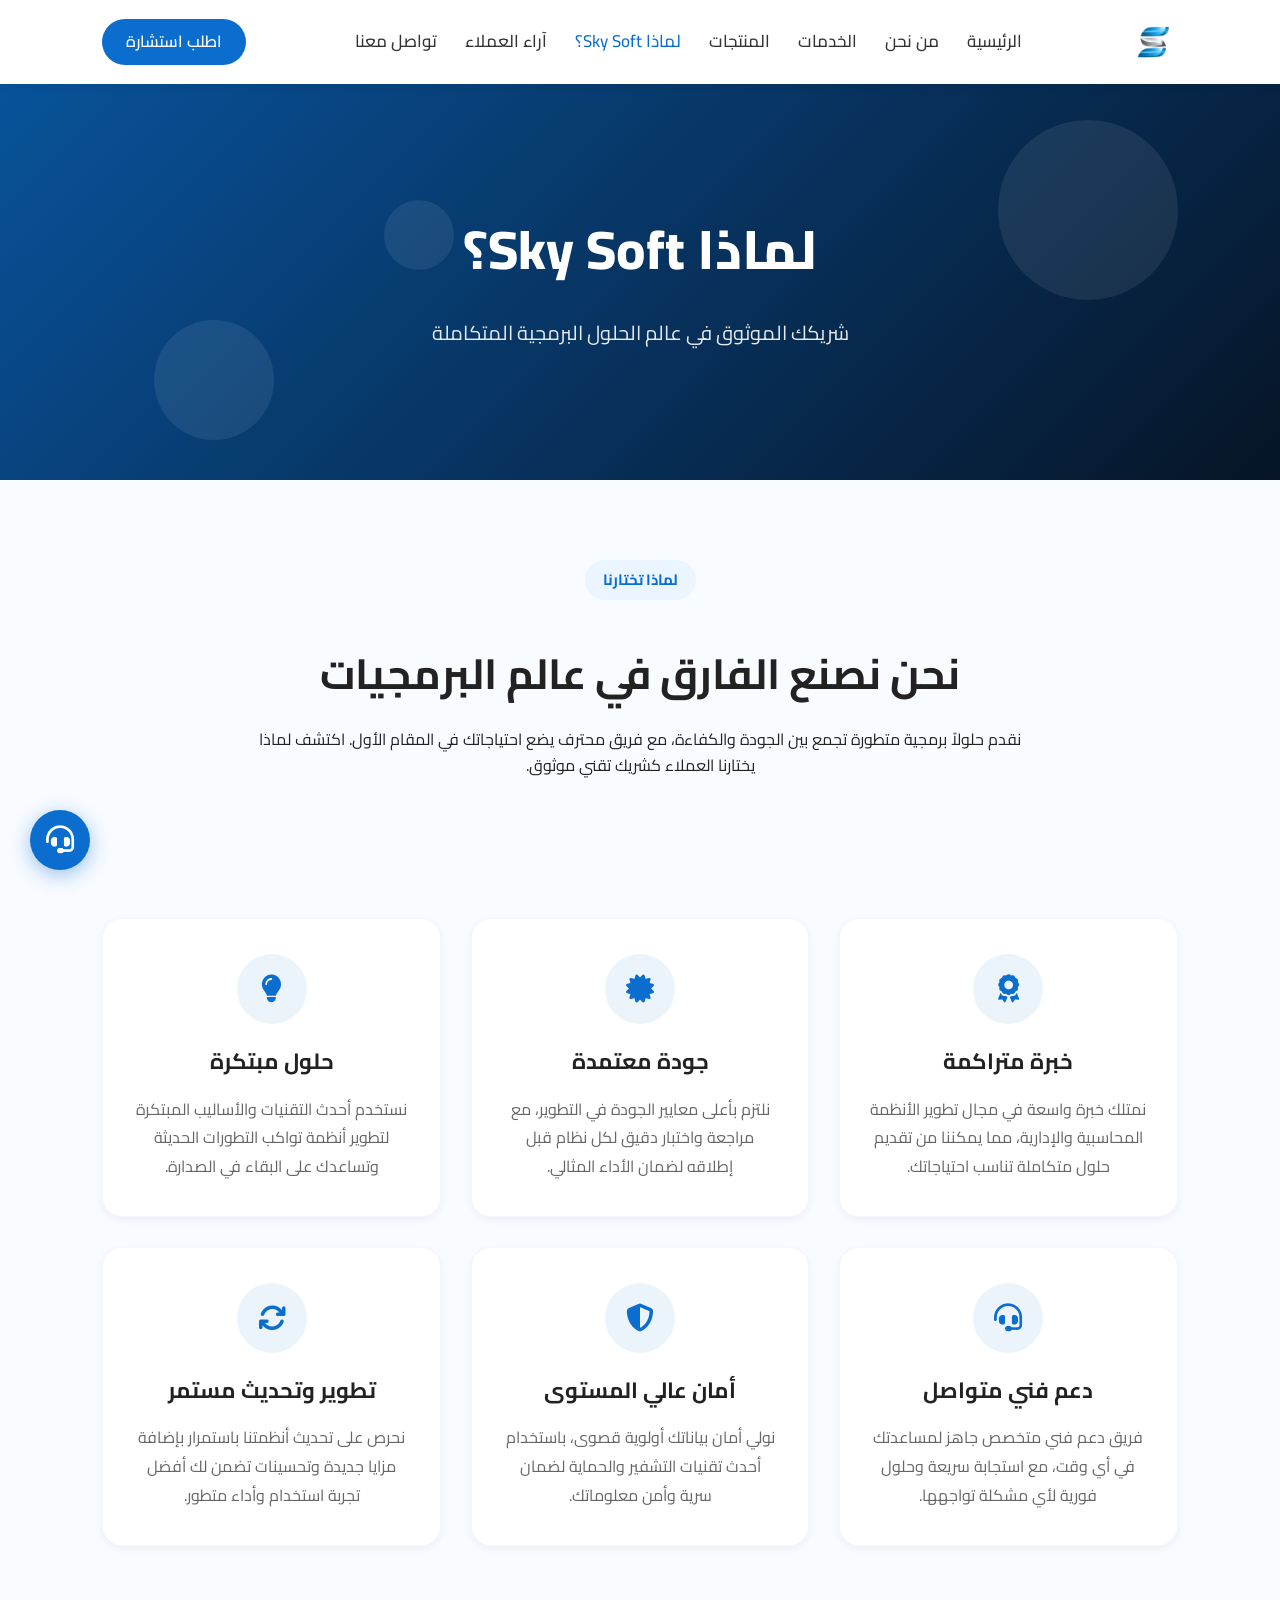
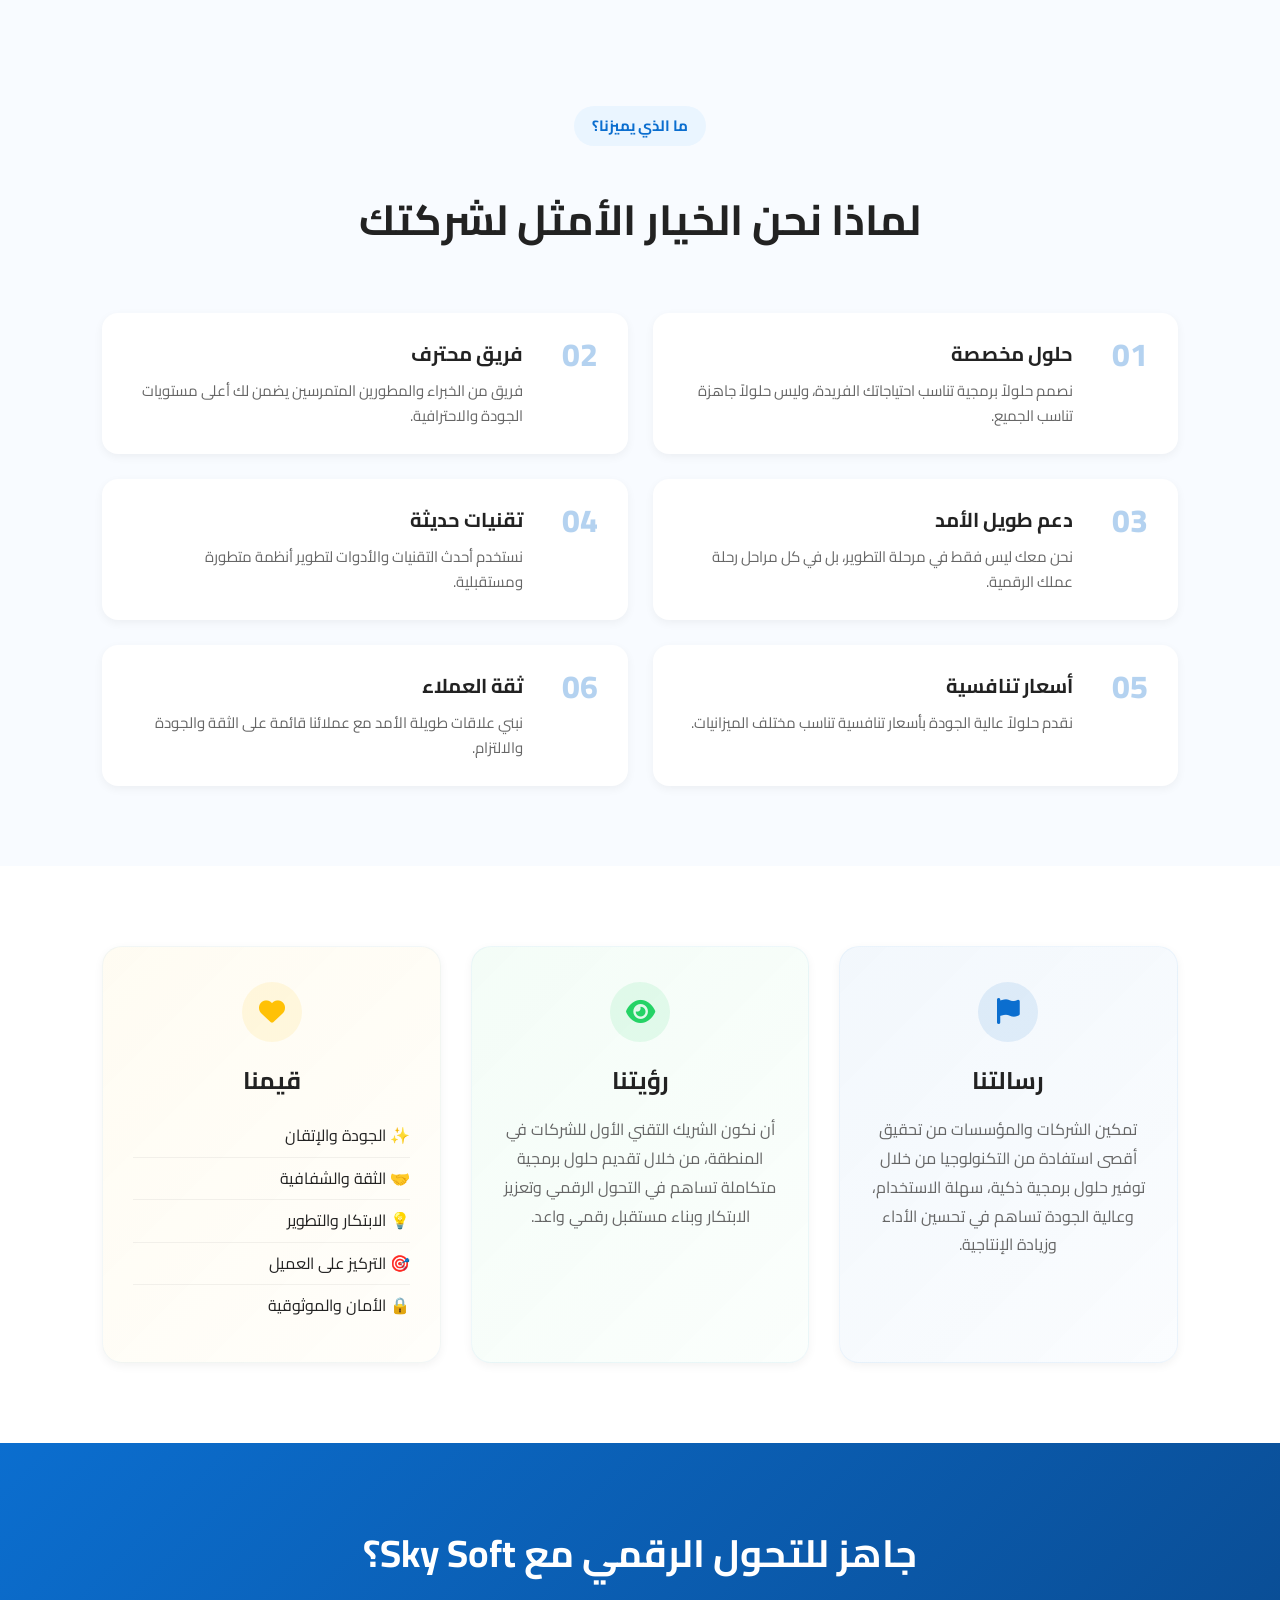
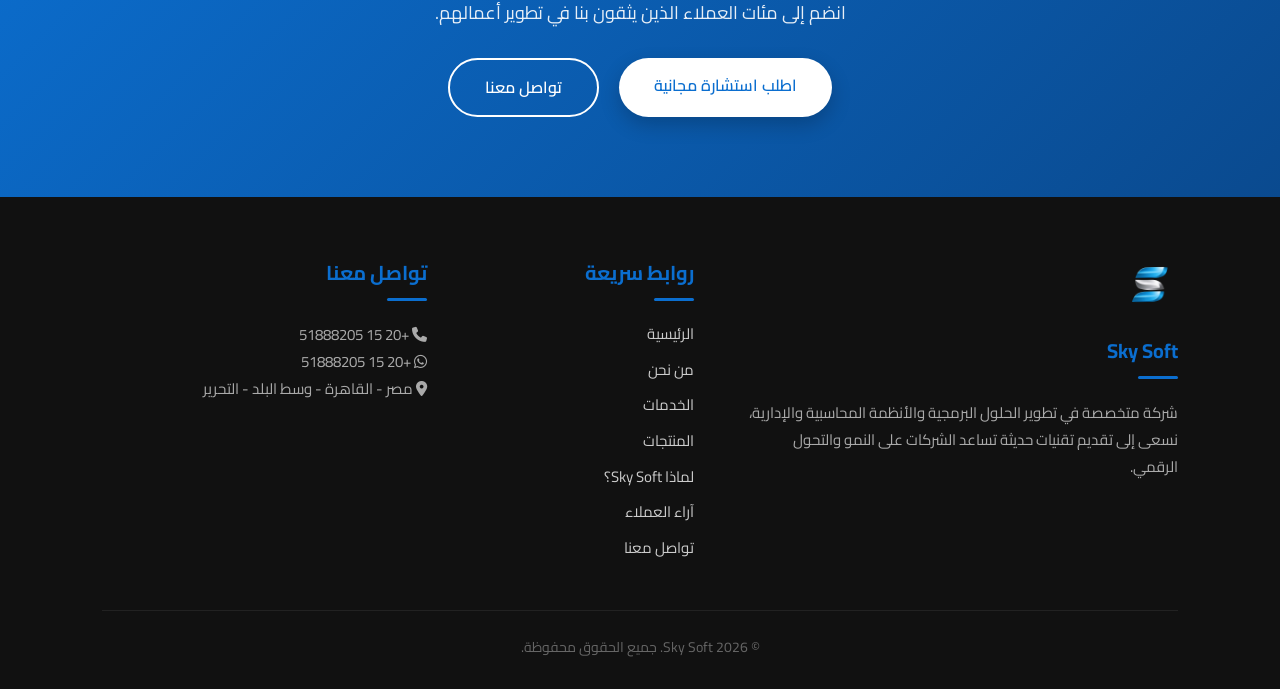
<file: WhyUs.html>
﻿<!DOCTYPE html>
<html lang="ar" dir="rtl">

<head>
    <meta charset="UTF-8">
    <meta name="viewport" content="width=device-width, initial-scale=1.0">
    
    <!-- SEO Tags -->
    <meta name="description" content="لماذا تختار Sky Soft؟ تعرف على مميزاتنا وخبراتنا التي تجعلنا الخيار الأمثل لشركتك.">
    <meta name="keywords" content="Sky Soft, لماذا Sky Soft, مميزات Sky Soft, خبرات, حلول برمجية, ERP, CRM">
    <meta name="author" content="Sky Soft">
    <meta name="robots" content="index, follow">
    <meta name="theme-color" content="#0b6ecf">
    <link rel="icon" href="favicon.ico">

    <meta property="og:title" content="Sky Soft | لماذا Sky Soft؟">
    <meta property="og:description" content="اكتشف لماذا يثق عملاؤنا بنا.">
    <meta property="og:type" content="website">
    <meta property="og:image" content="favicon.ico">
    <meta property="og:locale" content="ar_EG">

    <link rel="preconnect" href="https://fonts.googleapis.com">
    <link rel="preconnect" href="https://fonts.gstatic.com" crossorigin>
    <link href="https://fonts.googleapis.com/css2?family=Cairo:wght@300;400;600;700;800&display=swap" rel="stylesheet">
    <link rel="stylesheet" href="https://cdnjs.cloudflare.com/ajax/libs/font-awesome/6.7.2/css/all.min.css">
    
    <link rel="stylesheet" href="css/style.css">
    <link rel="stylesheet" href="css/responsive.css">

    <link rel="preload" href="favicon.ico" as="image">

    <title>Sky Soft | لماذا Sky Soft؟</title>
</head>

<body>

<!-- ============================================ -->
<!-- 1. LOADER - نسخة محدثة -->
<!-- ============================================ -->
<div id="loader">
    <div class="loader-container">
        <div class="loader-logo">
            <img src="favicon.ico" alt="Sky Soft">
        </div>
        <h2 class="loader-title">Sky Soft</h2>
        <div class="loader-bar-wrapper">
            <div class="loader-bar">
                <div class="loader-bar-fill"></div>
            </div>
        </div>
        <p class="loader-text">جاري التحميل...</p>
    </div>
</div>
<!-- ============================================ -->
<!-- 2. PROGRESS BAR -->
<!-- ============================================ -->
<div id="progress-bar"></div>

<!-- ============================================ -->
<!-- 3. SKY ASSISTANT (البوت التفاعلي) -->
<!-- ============================================ -->
<div class="sky-assistant">
    <button class="assistant-btn" id="assistantBtn">
        <i class="fa-solid fa-headset"></i>
    </button>
</div>

<div class="assistant-popup" id="assistantPopup">
    <div class="assistant-header">
        <h3>🤖 Sky Assistant</h3>
        <button id="closeAssistant">
            <i class="fa-solid fa-xmark"></i>
        </button>
    </div>
    <div class="assistant-body">
        <p class="assistant-greeting">👋 أهلاً بك في Sky Assistant</p>
        <p class="assistant-sub">اختر سؤالك من القائمة للحصول على الإجابة:</p>
        
        <!-- القائمة المنسدلة -->
        <div class="assistant-dropdown">
            <button class="assistant-dropdown-btn" id="dropdownBtn">
                <span id="selectedQuestion">-- اختر سؤالك --</span>
                <i class="fa-solid fa-chevron-down"></i>
            </button>
            <ul class="assistant-dropdown-menu" id="dropdownMenu">
                <li data-value="q1">ما هي الخدمات التي تقدمها Sky Soft؟</li>
                <li data-value="q2">هل توفرون دعماً فنياً؟</li>
                <li data-value="q3">هل يمكن تخصيص الأنظمة؟</li>
                <li data-value="q4">كيف يمكنني التواصل مع فريق الدعم الفني؟</li>
                <li data-value="q5">هل يمكن ربط البرنامج بماكينة الكاشير؟</li>
                <li data-value="q6">هل يمكن إصدار تقارير مالية مفصلة؟</li>
                <li data-value="q7">هل الدعم الفني متاح طوال اليوم؟</li>
                <li data-value="q8">هل يوجد دعم فني بعد شراء البرنامج؟</li>
                <li data-value="q9">هل أحتاج إلى خبرة محاسبية لاستخدام البرنامج؟</li>
                <li data-value="q10">هل البرنامج آمن على بياناتي؟</li>
            </ul>
        </div>

        <div id="assistantAnswer" class="assistant-answer" style="display: none;">
            <div class="answer-content">
                <i class="fa-solid fa-circle-check"></i>
                <p id="answerText"></p>
            </div>
        </div>

        <div class="assistant-divider"></div>

        <p class="assistant-contact-text">📞 لم تجد إجابة؟ تواصل معنا مباشرة:</p>
        <a href="https://wa.me/201551888205?text=السلام عليكم، أرغب في الاستفسار عن خدمات Sky Soft."
           target="_blank"
           class="assistant-whatsapp">
            <i class="fa-brands fa-whatsapp"></i>
            تواصل عبر واتساب
        </a>
    </div>
</div>


<!-- ============================================ -->
<!-- 4. HEADER / NAVBAR -->
<!-- ============================================ -->
<header>
    <nav class="navbar">
        <a href="index.html" class="logo">
            <img src="favicon.ico" alt="Sky Soft Logo">
        </a>
        <div class="menu-toggle" id="menuToggle">
            <i class="fa-solid fa-bars"></i>
        </div>
        <ul class="nav-links">
            <li><a href="index.html">الرئيسية</a></li>
            <li><a href="about.html">من نحن</a></li>
            <li><a href="Services.html">الخدمات</a></li>
            <li><a href="products.html">المنتجات</a></li>
            <li><a href="whyus.html" class="active">لماذا Sky Soft؟</a></li>
            <li><a href="Testimonials.html">آراء العملاء</a></li>
            <li><a href="contact.html">تواصل معنا</a></li>
        </ul>
        <a href="https://wa.me/201551888205?text=السلام عليكم، أرغب في طلب استشارة بخصوص خدمات Sky Soft." 
           target="_blank" 
           class="btn">اطلب استشارة</a>
    </nav>
</header>

<!-- ============================================ -->
<!-- 5. PAGE CONTENT - لماذا Sky Soft؟ -->
<!-- ============================================ -->

<!-- Hero Section -->
<section class="page-hero">
    <div class="page-overlay"></div>
    <div class="shape shape1"></div>
    <div class="shape shape2"></div>
    <div class="shape shape3"></div>
    <div class="page-content">
        <h1>لماذا Sky Soft؟</h1>
        <p>شريكك الموثوق في عالم الحلول البرمجية المتكاملة</p>
    </div>
</section>

<!-- مقدمة -->
<section class="why-intro reveal">
    <div class="section-header">
        <span class="section-title">لماذا تختارنا</span>
        <h2>نحن نصنع الفارق في عالم البرمجيات</h2>
        <p>
            نقدم حلولاً برمجية متطورة تجمع بين الجودة والكفاءة، مع فريق محترف 
            يضع احتياجاتك في المقام الأول. اكتشف لماذا يختارنا العملاء كشريك تقني موثوق.
        </p>
    </div>
</section>

<!-- المميزات الأساسية -->
<section class="why-features reveal">
    <div class="why-features-grid">
        <!-- الخبرة -->
        <div class="why-feature-card">
            <div class="why-feature-icon">
                <i class="fa-solid fa-award"></i>
            </div>
            <h3>خبرة متراكمة</h3>
            <p>
                نمتلك خبرة واسعة في مجال تطوير الأنظمة المحاسبية والإدارية، 
                مما يمكننا من تقديم حلول متكاملة تناسب احتياجاتك.
            </p>
        </div>

        <!-- الجودة -->
        <div class="why-feature-card">
            <div class="why-feature-icon">
                <i class="fa-solid fa-certificate"></i>
            </div>
            <h3>جودة معتمدة</h3>
            <p>
                نلتزم بأعلى معايير الجودة في التطوير، مع مراجعة واختبار دقيق 
                لكل نظام قبل إطلاقه لضمان الأداء المثالي.
            </p>
        </div>

        <!-- الابتكار -->
        <div class="why-feature-card">
            <div class="why-feature-icon">
                <i class="fa-solid fa-lightbulb"></i>
            </div>
            <h3>حلول مبتكرة</h3>
            <p>
                نستخدم أحدث التقنيات والأساليب المبتكرة لتطوير أنظمة تواكب 
                التطورات الحديثة وتساعدك على البقاء في الصدارة.
            </p>
        </div>

        <!-- الدعم الفني -->
        <div class="why-feature-card">
            <div class="why-feature-icon">
                <i class="fa-solid fa-headset"></i>
            </div>
            <h3>دعم فني متواصل</h3>
            <p>
                فريق دعم فني متخصص جاهز لمساعدتك في أي وقت، مع استجابة سريعة 
                وحلول فورية لأي مشكلة تواجهها.
            </p>
        </div>

        <!-- الأمان -->
        <div class="why-feature-card">
            <div class="why-feature-icon">
                <i class="fa-solid fa-shield-halved"></i>
            </div>
            <h3>أمان عالي المستوى</h3>
            <p>
                نولي أمان بياناتك أولوية قصوى، باستخدام أحدث تقنيات التشفير 
                والحماية لضمان سرية وأمن معلوماتك.
            </p>
        </div>

        <!-- التطوير المستمر -->
        <div class="why-feature-card">
            <div class="why-feature-icon">
                <i class="fa-solid fa-arrows-rotate"></i>
            </div>
            <h3>تطوير وتحديث مستمر</h3>
            <p>
                نحرص على تحديث أنظمتنا باستمرار بإضافة مزايا جديدة وتحسينات 
                تضمن لك أفضل تجربة استخدام وأداء متطور.
            </p>
        </div>
    </div>
</section>

<!-- لماذا نحن المختلفون -->
<section class="why-different reveal">
    <div class="section-header">
        <span class="section-title">ما الذي يميزنا؟</span>
        <h2>لماذا نحن الخيار الأمثل لشركتك</h2>
    </div>

    <div class="different-grid">
        <div class="different-item">
            <div class="different-number">01</div>
            <div class="different-content">
                <h3>حلول مخصصة</h3>
                <p>نصمم حلولاً برمجية تناسب احتياجاتك الفريدة، وليس حلولاً جاهزة تناسب الجميع.</p>
            </div>
        </div>

        <div class="different-item">
            <div class="different-number">02</div>
            <div class="different-content">
                <h3>فريق محترف</h3>
                <p>فريق من الخبراء والمطورين المتمرسين يضمن لك أعلى مستويات الجودة والاحترافية.</p>
            </div>
        </div>

        <div class="different-item">
            <div class="different-number">03</div>
            <div class="different-content">
                <h3>دعم طويل الأمد</h3>
                <p>نحن معك ليس فقط في مرحلة التطوير، بل في كل مراحل رحلة عملك الرقمية.</p>
            </div>
        </div>

        <div class="different-item">
            <div class="different-number">04</div>
            <div class="different-content">
                <h3>تقنيات حديثة</h3>
                <p>نستخدم أحدث التقنيات والأدوات لتطوير أنظمة متطورة ومستقبلية.</p>
            </div>
        </div>

        <div class="different-item">
            <div class="different-number">05</div>
            <div class="different-content">
                <h3>أسعار تنافسية</h3>
                <p>نقدم حلولاً عالية الجودة بأسعار تنافسية تناسب مختلف الميزانيات.</p>
            </div>
        </div>

        <div class="different-item">
            <div class="different-number">06</div>
            <div class="different-content">
                <h3>ثقة العملاء</h3>
                <p>نبني علاقات طويلة الأمد مع عملائنا قائمة على الثقة والجودة والالتزام.</p>
            </div>
        </div>
    </div>
</section>

<!-- رؤيتنا ورسالتنا -->
<section class="why-vision reveal">
    <div class="vision-grid">
        <div class="vision-card vision-mission">
            <div class="vision-icon">
                <i class="fa-solid fa-flag"></i>
            </div>
            <h3>رسالتنا</h3>
            <p>
                تمكين الشركات والمؤسسات من تحقيق أقصى استفادة من التكنولوجيا 
                من خلال توفير حلول برمجية ذكية، سهلة الاستخدام، وعالية الجودة 
                تساهم في تحسين الأداء وزيادة الإنتاجية.
            </p>
        </div>

        <div class="vision-card vision-vision">
            <div class="vision-icon">
                <i class="fa-solid fa-eye"></i>
            </div>
            <h3>رؤيتنا</h3>
            <p>
                أن نكون الشريك التقني الأول للشركات في المنطقة، من خلال تقديم 
                حلول برمجية متكاملة تساهم في التحول الرقمي وتعزيز الابتكار 
                وبناء مستقبل رقمي واعد.
            </p>
        </div>

        <div class="vision-card vision-values">
            <div class="vision-icon">
                <i class="fa-solid fa-heart"></i>
            </div>
            <h3>قيمنا</h3>
            <ul>
                <li>✨ الجودة والإتقان</li>
                <li>🤝 الثقة والشفافية</li>
                <li>💡 الابتكار والتطوير</li>
                <li>🎯 التركيز على العميل</li>
                <li>🔒 الأمان والموثوقية</li>
            </ul>
        </div>
    </div>
</section>

<!-- CTA Section -->
<section class="cta reveal">
    <h2>جاهز للتحول الرقمي مع Sky Soft؟</h2>
    <p>انضم إلى مئات العملاء الذين يثقون بنا في تطوير أعمالهم.</p>
    <div class="cta-buttons">
        <a href="https://wa.me/201551888205?text=السلام عليكم، أرغب في طلب استشارة مجانية بخصوص خدمات Sky Soft." 
           target="_blank" 
           class="btn-primary">اطلب استشارة مجانية</a>
        <a href="contact.html" class="btn-secondary">تواصل معنا</a>
    </div>
</section>

<!-- ============================================ -->
<!-- FOOTER - بدون بريد إلكتروني -->
<!-- ============================================ -->
<footer class="footer">
    <div class="footer-container">
        <!-- العمود 1: الشعار ووصف الشركة -->
        <div class="footer-col">
            <a href="index.html" style="text-decoration: none; color: inherit;">
                <img src="favicon.ico" alt="Sky Soft Logo" class="footer-logo">
                <h3>Sky Soft</h3>
            </a>
            <p>شركة متخصصة في تطوير الحلول البرمجية والأنظمة المحاسبية والإدارية، نسعى إلى تقديم تقنيات حديثة تساعد الشركات على النمو والتحول الرقمي.</p>
        </div>

        <!-- العمود 2: روابط سريعة -->
        <div class="footer-col">
            <h3>روابط سريعة</h3>
            <ul>
                <li><a href="index.html">الرئيسية</a></li>
                <li><a href="about.html">من نحن</a></li>
                <li><a href="services.html">الخدمات</a></li>
                <li><a href="products.html">المنتجات</a></li>
                <li><a href="whyus.html">لماذا Sky Soft؟</a></li>
                <li><a href="testimonials.html">آراء العملاء</a></li>
                <li><a href="contact.html">تواصل معنا</a></li>
            </ul>
        </div>

        <!-- العمود 3: معلومات التواصل (بدون بريد إلكتروني) -->
        <div class="footer-col">
            <h3>تواصل معنا</h3>
            <p><i class="fa-solid fa-phone"></i> <a href="tel:+201551888205" style="color: inherit; text-decoration: none;">+20 15 51888205</a></p>
            <p><i class="fa-brands fa-whatsapp"></i> <a href="https://wa.me/201551888205?text=السلام عليكم، أرغب في الاستفسار عن خدمات Sky Soft." target="_blank" style="color: inherit; text-decoration: none;">+20 15 51888205</a></p>
            <p><i class="fa-solid fa-location-dot"></i> مصر - القاهرة - وسط البلد - التحرير</p>
        </div>
    </div>
    <hr>
    <div class="copyright">
        © <span id="year"></span> Sky Soft. جميع الحقوق محفوظة.
    </div>
</footer>

<!-- ============================================ -->
<!-- 7. BACK TO TOP BUTTON -->
<!-- ============================================ -->
<button id="topBtn">
    <i class="fa-solid fa-arrow-up"></i>
</button>

<!-- ============================================ -->
<!-- 8. TOAST -->
<!-- ============================================ -->
<div id="toast" class="toast"></div>

<!-- ============================================ -->
<!-- 9. JAVASCRIPT -->
<!-- ============================================ -->
<script src="js/main.js"></script>
</body>
</html>
</file>
<file: css/style.css>
/* style.css */
/*==========================
        1. ROOT & GENERAL
==========================*/
:root {
    /* Colors */
    --primary-color: #0b6ecf;
    --primary-hover: #0958a8;
    --secondary-color: #2196f3;
    --bg-light: #f8fbff;
    --bg-white: #ffffff;
    --text-dark: #222;
    --text-muted: #666;
    --text-light: #555;
    
    /* Shadows */
    --shadow-sm: 0 3px 10px rgba(0,0,0,.05);
    --shadow-md: 0 10px 25px rgba(0,0,0,.08);
    --shadow-lg: 0 15px 40px rgba(11, 110, 207, 0.1);
    
    /* Transitions */
    --transition: all 0.35s ease;
}

* {
    margin: 0;
    padding: 0;
    box-sizing: border-box;
}

html {
    scroll-behavior: smooth;
}

body {
    font-family: 'Cairo', sans-serif;
    background: var(--bg-light);
    color: var(--text-dark);
    line-height: 1.6;
    overflow-x: hidden;
}

a {
    text-decoration: none;
    transition: var(--transition);
}

ul {
    list-style: none;
}

img {
    max-width: 100%;
}

/*==========================
        2. COMPONENTS
==========================*/

/* Buttons */
.btn-primary {
    background: var(--primary-color);
    color: white;
    padding: 15px 35px;
    border-radius: 40px;
    font-weight: 600;
    box-shadow: 0 8px 20px rgba(11, 110, 207, .2);
    display: inline-block;
}

.btn-primary:hover {
    transform: translateY(-3px);
    box-shadow: 0 12px 25px rgba(11, 110, 207, .3);
    background: var(--primary-hover);
}

.btn-secondary {
    border: 2px solid var(--primary-color);
    color: var(--primary-color);
    padding: 15px 35px;
    border-radius: 40px;
    font-weight: 600;
    display: inline-block;
}

.btn-secondary:hover {
    background: var(--primary-color);
    color: white;
}

/* Section Header */
.section-header {
    text-align: center;
    max-width: 800px;
    margin: 0 auto 60px;
}

.section-title {
    display: inline-block;
    background: #eaf5ff;
    color: var(--primary-color);
    padding: 8px 18px;
    border-radius: 30px;
    font-size: 15px;
    font-weight: bold;
    margin-bottom: 20px;
}

.section-header h2 {
    font-size: 42px;
    margin: 20px 0;
    color: var(--text-dark);
}

/*==========================
        3. NAVBAR
==========================*/
header {
    position: fixed;
    width: 100%;
    top: 0;
    z-index: 1000;
}

.navbar {
    display: flex;
    justify-content: space-between;
    align-items: center;
    background: var(--bg-white);
    padding: 18px 8%;
    box-shadow: var(--shadow-sm);
    transition: var(--transition);
}

.navbar.scrolled {
    padding: 12px 8%;
    background: rgba(255, 255, 255, .97);
    backdrop-filter: blur(10px);
    box-shadow: 0 8px 25px rgba(0,0,0,.1);
}

.logo {
    display: flex;
    align-items: center;
    gap: 12px;
}

.logo img {
    width: 48px;
    height: 48px;
}

.nav-links {
    display: flex;
    gap: 28px;
}

.nav-links a {
    color: #333;
    font-size: 17px;
    font-weight: 500;
}

.nav-links a:hover, .nav-links a.active {
    color: var(--primary-color);
}

.navbar .btn {
    background: var(--primary-color);
    color: white;
    padding: 10px 24px;
    border-radius: 30px;
    font-weight: 600;
}

.menu-toggle {
    display: none;
    font-size: 28px;
    cursor: pointer;
    color: var(--primary-color);
}

/*==========================
        4. HERO SECTION
==========================*/
.hero {
    display: flex;
    padding: 170px 8% 60px;
    gap: 60px;
    justify-content: space-between;
    align-items: center;
    min-height: 90vh;
    background: linear-gradient(135deg, #edf6ff, #ffffff, #edf6ff);
}

.hero-text {
    width: 50%;
}

.hero-text h1 {
    font-size: 55px;
    color: var(--primary-color);
    line-height: 1.3;
    margin-bottom: 25px;
}

.hero-text p {
    font-size: 20px;
    line-height: 1.8;
    color: var(--text-light);
    margin-bottom: 35px;
}

.hero-buttons {
    display: flex;
    gap: 20px;
}

.hero-image {
    width: 45%;
    text-align: center;
}

.hero-image img {
    width: 100%;
    max-width: 550px;
    animation: float 4s ease-in-out infinite;
}

/*==========================
        5. ABOUT SECTION
==========================*/
.about {
    display: flex;
    align-items: center;
    justify-content: space-between;
    gap: 70px;
    padding: 100px 8%;
    background: white;
}

.about-image {
    width: 45%;
}

.about-image img {
    width: 100%;
    border-radius: 20px;
    box-shadow: var(--shadow-lg);
}

.about-content {
    width: 50%;
}

.about-content h2 {
    font-size: 40px;
    margin-bottom: 25px;
}

.about-list li {
    margin-bottom: 15px;
    font-size: 18px;
    display: flex;
    align-items: center;
    gap: 10px;
}

.about-list li::before {
    content: "✔";
    color: var(--primary-color);
    font-weight: bold;
}

/*==========================
        6. SERVICES & PRODUCTS
==========================*/
.services {
    padding: 100px 8%;
    background: var(--bg-light);
}

.services-grid, .products-grid, .why-grid {
    display: grid;
    grid-template-columns: repeat(auto-fit, minmax(280px, 1fr));
    gap: 30px;
}

.service-card, .product-card, .why-card {
    background: white;
    border-radius: 20px;
    padding: 40px 30px;
    text-align: center;
    transition: var(--transition);
    box-shadow: var(--shadow-sm);
}

.service-card:hover, .product-card:hover, .why-card:hover {
    transform: translateY(-12px);
    box-shadow: var(--shadow-lg);
}

.service-icon, .why-icon {
    font-size: 45px;
    margin-bottom: 20px;
    color: var(--primary-color);
}

.product-card {
    padding: 0;
    overflow: hidden;
}

.product-card img {
    width: 100%;
    height: 220px;
    object-fit: cover;
}

.product-card h3, .product-card p, .product-card a {
    margin: 20px;
}

/*==========================
        7. MODERN CONTACT
==========================*/
.contact-preview {
    padding: 100px 8%;
    background: var(--bg-light);
}

.contact-preview-container {
    display: grid;
    grid-template-columns: 1fr 1.2fr;
    gap: 40px;
    align-items: stretch;
}

.contact-info {
    display: flex;
    flex-direction: column;
    gap: 20px;
}

.contact-item {
    background: #ffffff;
    padding: 25px;
    border-radius: 20px;
    display: flex;
    align-items: center;
    gap: 20px;
    box-shadow: var(--shadow-sm);
    transition: var(--transition);
    border: 1px solid rgba(11, 110, 207, 0.05);
    cursor: pointer;
}

.contact-item:hover {
    transform: translateY(-5px);
    box-shadow: var(--shadow-lg);
    border-color: var(--primary-color);
}

.contact-item i {
    width: 60px;
    height: 60px;
    background: rgba(11, 110, 207, 0.1);
    color: var(--primary-color);
    border-radius: 15px;
    display: flex;
    align-items: center;
    justify-content: center;
    font-size: 24px;
    transition: var(--transition);
}

.contact-item:hover i {
    background: var(--primary-color);
    color: #fff;
}

.contact-item h3 {
    font-size: 18px;
    margin-bottom: 4px;
}

.contact-item p {
    color: var(--text-muted);
    margin: 0;
}

.contact-map {
    border-radius: 30px;
    overflow: hidden;
    box-shadow: var(--shadow-md);
    border: 8px solid #fff;
}

.contact-map iframe {
    width: 100%;
    height: 100%;
    min-height: 400px;
    border: 0;
}

/* ==========================
   FOOTER - نسخة محدثة
========================== */
.footer {
    background: #111;
    color: #fff;
    padding: 60px 8% 30px;
}

.footer-container {
    display: grid;
    grid-template-columns: 2fr 1fr 1.5fr;
    gap: 50px;
    margin-bottom: 40px;
    max-width: 1200px;
    margin-left: auto;
    margin-right: auto;
}

.footer-col h3 {
    margin-bottom: 20px;
    font-size: 20px;
    color: var(--primary-color);
    position: relative;
    padding-bottom: 12px;
}

.footer-col h3::after {
    content: '';
    position: absolute;
    bottom: 0;
    right: 0;
    width: 40px;
    height: 3px;
    background: var(--primary-color);
    border-radius: 3px;
}

.footer-col p {
    color: #aaa;
    line-height: 1.8;
    font-size: 15px;
}

.footer-col ul li {
    margin-bottom: 10px;
}

.footer-col a {
    color: #ccc;
    transition: var(--transition);
    font-size: 15px;
}

.footer-col a:hover {
    color: var(--primary-color);
    padding-right: 5px;
}

.footer-logo {
    width: 55px;
    margin-bottom: 15px;
}

.footer hr {
    border: none;
    border-top: 1px solid #222;
    max-width: 1200px;
    margin: 0 auto;
}

.copyright {
    text-align: center;
    padding-top: 25px;
    color: #666;
    font-size: 14px;
    max-width: 1200px;
    margin: 0 auto;
}

/* تحسينات للجوال */
@media (max-width: 768px) {
    .footer {
        padding: 40px 5% 20px;
    }

    .footer-container {
        grid-template-columns: 1fr;
        gap: 30px;
        text-align: center;
    }

    .footer-col h3::after {
        right: 50%;
        transform: translateX(50%);
    }

    .footer-col {
        text-align: center;
    }

    .footer-col a:hover {
        padding-right: 0;
    }
}
/*==========================
        9. LOADER
==========================*/
#loader {
    position: fixed;
    inset: 0;
    background: linear-gradient(135deg, #f8fbff, #e8f0fe);
    display: flex;
    justify-content: center;
    align-items: center;
    z-index: 9999;
    transition: opacity 0.8s ease, visibility 0.8s ease;
}

#loader.hide {
    opacity: 0;
    visibility: hidden;
    pointer-events: none;
}

.loader-container {
    text-align: center;
    padding: 40px;
}

.loader-logo {
    width: 80px;
    height: 80px;
    margin: 0 auto 20px;
    background: #ffffff;
    border-radius: 50%;
    display: flex;
    align-items: center;
    justify-content: center;
    box-shadow: 0 10px 40px rgba(11, 110, 207, 0.15);
    animation: loaderPulse 1.5s ease-in-out infinite;
}

.loader-logo img {
    width: 50px;
    height: 50px;
    object-fit: contain;
}

.loader-title {
    font-size: 28px;
    font-weight: 800;
    color: #0b6ecf;
    margin: 0 0 25px 0;
    letter-spacing: 1px;
}

.loader-bar-wrapper {
    max-width: 280px;
    margin: 0 auto;
}

.loader-bar {
    width: 100%;
    height: 6px;
    background: #e8eef7;
    border-radius: 10px;
    overflow: hidden;
    box-shadow: inset 0 1px 3px rgba(0,0,0,0.05);
}

.loader-bar-fill {
    width: 0%;
    height: 100%;
    background: linear-gradient(90deg, #0b6ecf, #2196f3, #0b6ecf);
    background-size: 200% 100%;
    border-radius: 10px;
    animation: loaderProgress 2s ease-in-out infinite, loaderShine 1.5s linear infinite;
}

.loader-text {
    margin-top: 15px;
    font-size: 14px;
    color: #999;
    font-weight: 400;
    letter-spacing: 0.5px;
}

/* Loader Animations */
@keyframes loaderPulse {
    0%, 100% {
        transform: scale(1);
        box-shadow: 0 10px 40px rgba(11, 110, 207, 0.15);
    }
    50% {
        transform: scale(1.05);
        box-shadow: 0 15px 60px rgba(11, 110, 207, 0.25);
    }
}

@keyframes loaderProgress {
    0% { width: 0%; }
    50% { width: 70%; }
    100% { width: 100%; }
}

@keyframes loaderShine {
    0% { background-position: 200% 0; }
    100% { background-position: -200% 0; }
}

/*==========================
        10. PROGRESS BAR
==========================*/
#progress-bar {
    position: fixed;
    top: 0;
    left: 0;
    width: 0;
    height: 4px;
    background: linear-gradient(90deg, #0b6ecf, #2196f3, #0b6ecf);
    z-index: 9999;
    transition: width 0.1s ease, opacity 0.3s ease;
    opacity: 0;
    box-shadow: 0 0 10px rgba(11, 110, 207, 0.3);
}

/*==========================
        11. BACK TO TOP BUTTON
==========================*/
#topBtn {
    position: fixed;
    bottom: 30px;
    right: 30px;
    width: 50px;
    height: 50px;
    background: var(--primary-color);
    color: white;
    border: none;
    border-radius: 50%;
    font-size: 22px;
    cursor: pointer;
    box-shadow: 0 5px 15px rgba(11, 110, 207, 0.3);
    transition: var(--transition);
    opacity: 0;
    visibility: hidden;
    transform: translateY(20px);
    z-index: 999;
}

#topBtn.show {
    opacity: 1;
    visibility: visible;
    transform: translateY(0);
}

#topBtn:hover {
    transform: translateY(-5px);
    background: var(--primary-hover);
}

/*==========================
        12. TOAST
==========================*/
.toast {
    position: fixed;
    bottom: 30px;
    left: 50%;
    transform: translateX(-50%);
    background: #333;
    color: #fff;
    padding: 12px 25px;
    border-radius: 30px;
    z-index: 10000;
    display: none;
}

.toast.show {
    display: block;
    animation: fadeInOut 2.5s forwards;
}

@keyframes fadeInOut {
    0% { opacity: 0; bottom: 20px; }
    20% { opacity: 1; bottom: 30px; }
    80% { opacity: 1; bottom: 30px; }
    100% { opacity: 0; bottom: 20px; }
}

/*==========================
        13. SKY ASSISTANT
==========================*/
.sky-assistant {
    position: fixed;
    bottom: 30px;
    left: 30px;
    z-index: 999;
}

.assistant-btn {
    width: 60px;
    height: 60px;
    background: var(--primary-color);
    color: white;
    border: none;
    border-radius: 50%;
    font-size: 28px;
    cursor: pointer;
    box-shadow: 0 5px 20px rgba(11, 110, 207, 0.4);
    transition: var(--transition);
    display: flex;
    align-items: center;
    justify-content: center;
}

.assistant-btn:hover {
    transform: scale(1.1);
    box-shadow: 0 8px 30px rgba(11, 110, 207, 0.5);
}

.assistant-btn i {
    font-size: 28px;
}

.assistant-popup {
    display: none;
    position: fixed;
    bottom: 110px;
    left: 30px;
    width: 380px;
    max-width: calc(100vw - 60px);
    max-height: 80vh;
    background: #ffffff;
    border-radius: 20px;
    box-shadow: 0 20px 60px rgba(0, 0, 0, 0.2);
    z-index: 1000;
    overflow: hidden;
    animation: slideUp 0.3s ease-out;
    border: 1px solid rgba(11, 110, 207, 0.1);
}

@keyframes slideUp {
    from { transform: translateY(20px) scale(0.95); opacity: 0; }
    to { transform: translateY(0) scale(1); opacity: 1; }
}

@keyframes fadeIn {
    from { opacity: 0; transform: translateY(-10px); }
    to { opacity: 1; transform: translateY(0); }
}

.assistant-header {
    background: linear-gradient(135deg, #0b6ecf, #0a4a8f);
    color: white;
    padding: 18px 22px;
    display: flex;
    justify-content: space-between;
    align-items: center;
}

.assistant-header h3 {
    font-size: 18px;
    margin: 0;
    font-weight: 700;
}

.assistant-header button {
    background: none;
    border: none;
    color: white;
    cursor: pointer;
    font-size: 22px;
    opacity: 0.8;
    transition: all 0.3s ease;
}

.assistant-header button:hover {
    opacity: 1;
    transform: rotate(90deg);
}

.assistant-body {
    padding: 22px;
}

.assistant-greeting {
    font-size: 18px;
    font-weight: 700;
    color: #222;
    margin: 0 0 5px 0;
}

.assistant-sub {
    font-size: 14px;
    color: #888;
    margin: 0 0 18px 0;
}

/* Dropdown */
.assistant-dropdown {
    position: relative;
    width: 100%;
    margin-bottom: 18px;
}

.assistant-dropdown-btn {
    width: 100%;
    padding: 14px 18px;
    background: #f5f9ff;
    border: 2px solid #e8eef7;
    border-radius: 12px;
    font-size: 15px;
    font-family: 'Cairo', sans-serif;
    color: #222;
    cursor: pointer;
    display: flex;
    justify-content: space-between;
    align-items: center;
    transition: all 0.3s ease;
    text-align: right;
}

.assistant-dropdown-btn:hover {
    border-color: #0b6ecf;
    background: #edf5ff;
}

.assistant-dropdown-btn:focus {
    outline: none;
    border-color: #0b6ecf;
    box-shadow: 0 0 0 4px rgba(11, 110, 207, 0.1);
}

.assistant-dropdown-btn i {
    color: #0b6ecf;
    transition: transform 0.3s ease;
    font-size: 14px;
}

.assistant-dropdown-menu {
    position: absolute;
    top: calc(100% + 8px);
    right: 0;
    left: 0;
    background: #ffffff;
    border-radius: 12px;
    box-shadow: 0 15px 40px rgba(0, 0, 0, 0.12);
    list-style: none;
    padding: 8px 0;
    margin: 0;
    max-height: 280px;
    overflow-y: auto;
    display: none;
    z-index: 1001;
    border: 1px solid rgba(11, 110, 207, 0.08);
}

.assistant-dropdown-menu.open {
    display: block;
    animation: fadeIn 0.2s ease;
}

.assistant-dropdown-menu li {
    padding: 12px 18px;
    cursor: pointer;
    font-size: 14px;
    color: #333;
    transition: all 0.2s ease;
    border-right: 3px solid transparent;
    font-family: 'Cairo', sans-serif;
}

.assistant-dropdown-menu li:hover {
    background: #f5f9ff;
    color: #0b6ecf;
    border-right-color: #0b6ecf;
}

.assistant-dropdown-menu li:active {
    background: #e8eef7;
}

.assistant-dropdown-menu::-webkit-scrollbar {
    width: 5px;
}

.assistant-dropdown-menu::-webkit-scrollbar-track {
    background: #f5f9ff;
    border-radius: 10px;
}

.assistant-dropdown-menu::-webkit-scrollbar-thumb {
    background: #0b6ecf;
    border-radius: 10px;
}

/* Assistant Answer */
.assistant-answer {
    background: #f5f9ff;
    border-radius: 12px;
    padding: 16px 18px;
    margin-bottom: 18px;
    border-right: 4px solid #0b6ecf;
}

.answer-content {
    display: flex;
    gap: 12px;
    align-items: flex-start;
}

.answer-content i {
    color: #0b6ecf;
    font-size: 20px;
    margin-top: 2px;
    flex-shrink: 0;
}

.answer-content p {
    margin: 0;
    font-size: 15px;
    line-height: 1.8;
    color: #333;
}

.assistant-divider {
    height: 1px;
    background: #e8eef7;
    margin: 18px 0;
}

.assistant-contact-text {
    font-size: 14px;
    color: #888;
    margin: 0 0 12px 0;
    text-align: center;
}

.assistant-whatsapp {
    display: flex;
    align-items: center;
    justify-content: center;
    gap: 10px;
    background: #25d366;
    color: white;
    padding: 12px 20px;
    border-radius: 12px;
    font-weight: 600;
    text-decoration: none;
    font-size: 15px;
    transition: all 0.3s ease;
    font-family: 'Cairo', sans-serif;
}

.assistant-whatsapp:hover {
    background: #1da851;
    transform: translateY(-2px);
    color: white;
}

.assistant-whatsapp i {
    font-size: 20px;
}

/*==========================
        14. PAGE HERO (للصفحات الداخلية)
==========================*/
.page-hero {
    position: relative;
    height: 400px;
    display: flex;
    align-items: center;
    justify-content: center;
    text-align: center;
    background: linear-gradient(135deg, #0b6ecf, #081b33);
    overflow: hidden;
    margin-top: 80px;
}

.page-overlay {
    position: absolute;
    inset: 0;
    background: rgba(0,0,0,.25);
}

.page-content {
    position: relative;
    z-index: 2;
    color: #fff;
    width: min(90%, 800px);
}

.page-content h1 {
    font-size: 54px;
    margin-bottom: 20px;
    font-weight: 800;
}

.page-content p {
    line-height: 2;
    font-size: 20px;
    opacity: 0.9;
}

/* Shapes */
.shape {
    position: absolute;
    border-radius: 50%;
    background: rgba(255,255,255,.08);
    animation: float 8s ease-in-out infinite;
}

.shape1 {
    width: 180px;
    height: 180px;
    top: 40px;
    right: 8%;
}

.shape2 {
    width: 120px;
    height: 120px;
    left: 12%;
    bottom: 40px;
    animation-delay: 2s;
}

.shape3 {
    width: 70px;
    height: 70px;
    left: 30%;
    top: 120px;
    animation-delay: 4s;
}

@keyframes float {
    0%, 100% { transform: translateY(0); }
    50% { transform: translateY(-15px); }
}

/*==========================
        15. STATS
==========================*/
.stats {
    padding: 80px 8%;
    display: grid;
    grid-template-columns: repeat(auto-fit, minmax(220px, 1fr));
    gap: 25px;
}

.stat-card {
    background: #fff;
    padding: 30px;
    border-radius: 16px;
    text-align: center;
    box-shadow: 0 10px 25px rgba(0,0,0,.08);
}

.stat-card h2 {
    font-size: 42px;
    font-weight: 800;
    color: var(--primary-color);
}

.stat-card p {
    font-size: 16px;
    color: var(--text-muted);
    margin-top: 5px;
}

/*==========================
        16. CTA
==========================*/
.cta {
    padding: 80px 8%;
    text-align: center;
    background: linear-gradient(135deg, #0b6ecf, #0a4a8f);
    color: #fff;
}

.cta h2 {
    font-size: 38px;
    margin-bottom: 15px;
}

.cta p {
    font-size: 18px;
    opacity: 0.9;
    max-width: 600px;
    margin: 0 auto;
}

.cta-buttons {
    display: flex;
    justify-content: center;
    gap: 20px;
    flex-wrap: wrap;
    margin-top: 30px;
}

.cta .btn-primary {
    background: #fff;
    color: var(--primary-color);
    box-shadow: 0 8px 20px rgba(0,0,0,.2);
}

.cta .btn-primary:hover {
    background: #f0f0f0;
    transform: translateY(-3px);
}

.cta .btn-secondary {
    border-color: #fff;
    color: #fff;
}

.cta .btn-secondary:hover {
    background: #fff;
    color: var(--primary-color);
}

/*==========================
        17. ADDITIONAL STYLES
==========================*/
.reveal {
    opacity: 1;
    transform: none;
    transition: .6s;
}

/* ============================================
   CONTACT PAGE STYLES
============================================ */
.contact-page {
    padding: 80px 8%;
    background: var(--bg-light);
}

.contact-page-grid {
    display: grid;
    grid-template-columns: repeat(auto-fit, minmax(250px, 1fr));
    gap: 30px;
    max-width: 1200px;
    margin: 0 auto;
}

.contact-page-card {
    background: #fff;
    padding: 35px 25px;
    border-radius: 20px;
    text-align: center;
    box-shadow: var(--shadow-sm);
    transition: var(--transition);
    border: 1px solid rgba(11, 110, 207, 0.05);
    position: relative;
    overflow: hidden;
}

.contact-page-card::before {
    content: '';
    position: absolute;
    top: 0;
    right: 0;
    width: 100%;
    height: 4px;
    background: linear-gradient(90deg, #0b6ecf, #2196f3);
    transform: scaleX(0);
    transition: transform 0.4s ease;
}

.contact-page-card:hover::before {
    transform: scaleX(1);
}

.contact-page-card:hover {
    transform: translateY(-8px);
    box-shadow: var(--shadow-lg);
    border-color: var(--primary-color);
}

.contact-page-icon {
    width: 70px;
    height: 70px;
    background: rgba(11, 110, 207, 0.08);
    border-radius: 50%;
    display: flex;
    align-items: center;
    justify-content: center;
    margin: 0 auto 20px;
    font-size: 28px;
    color: var(--primary-color);
    transition: var(--transition);
}

.contact-page-card:hover .contact-page-icon {
    background: var(--primary-color);
    color: #fff;
    transform: scale(1.05);
}

.contact-page-card h3 {
    font-size: 20px;
    margin-bottom: 8px;
    color: var(--text-dark);
}

.contact-page-card p {
    color: var(--text-muted);
    font-size: 15px;
    margin-bottom: 15px;
    line-height: 1.6;
}

.contact-page-link {
    display: inline-flex;
    align-items: center;
    gap: 8px;
    padding: 10px 20px;
    background: rgba(11, 110, 207, 0.06);
    color: var(--primary-color);
    border-radius: 30px;
    font-weight: 600;
    font-size: 14px;
    transition: var(--transition);
    border: none;
    cursor: pointer;
    text-decoration: none;
}

.contact-page-link:hover {
    background: var(--primary-color);
    color: #fff;
    transform: translateY(-2px);
}

.contact-page-link.whatsapp {
    background: rgba(37, 211, 102, 0.1);
    color: #25d366;
}

.contact-page-link.whatsapp:hover {
    background: #25d366;
    color: #fff;
}

.contact-page-link i {
    font-size: 16px;
}

.copy-btn {
    background: rgba(11, 110, 207, 0.06);
    color: var(--primary-color);
    font-family: 'Cairo', sans-serif;
}

.copy-btn:hover {
    background: var(--primary-color);
    color: #fff;
}

.contact-map-section {
    padding: 80px 8%;
    background: #fff;
}

.contact-map-wrapper {
    max-width: 1200px;
    margin: 0 auto;
    border-radius: 20px;
    overflow: hidden;
    box-shadow: var(--shadow-md);
    border: 4px solid #fff;
}

.contact-map-wrapper iframe {
    width: 100%;
    height: 450px;
    border: 0;
    display: block;
}

/* ============================================
   WHY US PAGE STYLES
============================================ */
.why-intro {
    padding: 80px 8% 40px;
    background: var(--bg-light);
}

.why-features {
    padding: 40px 8% 80px;
    background: var(--bg-light);
}

.why-features-grid {
    display: grid;
    grid-template-columns: repeat(auto-fit, minmax(320px, 1fr));
    gap: 30px;
    max-width: 1200px;
    margin: 0 auto;
}

.why-feature-card {
    background: #fff;
    padding: 35px 30px;
    border-radius: 20px;
    text-align: center;
    box-shadow: var(--shadow-sm);
    transition: var(--transition);
    border: 1px solid rgba(11, 110, 207, 0.05);
    position: relative;
}

.why-feature-card:hover {
    transform: translateY(-10px);
    box-shadow: var(--shadow-lg);
    border-color: var(--primary-color);
}

.why-feature-icon {
    width: 70px;
    height: 70px;
    background: rgba(11, 110, 207, 0.08);
    border-radius: 50%;
    display: flex;
    align-items: center;
    justify-content: center;
    margin: 0 auto 20px;
    font-size: 28px;
    color: var(--primary-color);
    transition: var(--transition);
}

.why-feature-card:hover .why-feature-icon {
    background: var(--primary-color);
    color: #fff;
    transform: scale(1.05);
}

.why-feature-card h3 {
    font-size: 22px;
    margin-bottom: 15px;
    color: var(--text-dark);
}

.why-feature-card p {
    color: var(--text-muted);
    line-height: 1.8;
    font-size: 16px;
}

.why-stats {
    padding: 80px 8%;
    background: linear-gradient(135deg, #0b6ecf, #0a4a8f);
}

.stats-grid {
    display: grid;
    grid-template-columns: repeat(auto-fit, minmax(200px, 1fr));
    gap: 30px;
    max-width: 1000px;
    margin: 0 auto;
}

.stat-item {
    text-align: center;
    color: #fff;
}

.stat-item h2 {
    font-size: 48px;
    font-weight: 800;
    margin-bottom: 5px;
}

.stat-item p {
    font-size: 18px;
    opacity: 0.9;
}

.why-vision {
    padding: 80px 8%;
    background: #fff;
}

.vision-grid {
    display: grid;
    grid-template-columns: repeat(auto-fit, minmax(300px, 1fr));
    gap: 30px;
    max-width: 1200px;
    margin: 0 auto;
}

.vision-card {
    padding: 35px 30px;
    border-radius: 20px;
    text-align: center;
    box-shadow: var(--shadow-sm);
    transition: var(--transition);
    border: 1px solid rgba(11, 110, 207, 0.05);
}

.vision-card:hover {
    transform: translateY(-8px);
    box-shadow: var(--shadow-lg);
}

.vision-mission {
    background: linear-gradient(135deg, rgba(11, 110, 207, 0.05), rgba(11, 110, 207, 0.02));
}

.vision-vision {
    background: linear-gradient(135deg, rgba(37, 211, 102, 0.05), rgba(37, 211, 102, 0.02));
}

.vision-values {
    background: linear-gradient(135deg, rgba(255, 193, 7, 0.05), rgba(255, 193, 7, 0.02));
}

.vision-icon {
    width: 60px;
    height: 60px;
    border-radius: 50%;
    display: flex;
    align-items: center;
    justify-content: center;
    margin: 0 auto 20px;
    font-size: 26px;
}

.vision-mission .vision-icon {
    background: rgba(11, 110, 207, 0.1);
    color: var(--primary-color);
}

.vision-vision .vision-icon {
    background: rgba(37, 211, 102, 0.1);
    color: #25d366;
}

.vision-values .vision-icon {
    background: rgba(255, 193, 7, 0.1);
    color: #ffc107;
}

.vision-card h3 {
    font-size: 24px;
    margin-bottom: 15px;
}

.vision-card p {
    color: var(--text-muted);
    line-height: 1.8;
}

.vision-values ul {
    list-style: none;
    padding: 0;
    text-align: right;
}

.vision-values ul li {
    padding: 8px 0;
    color: var(--text-dark);
    font-size: 16px;
    border-bottom: 1px solid rgba(0,0,0,0.05);
}

.vision-values ul li:last-child {
    border-bottom: none;
}

.why-different {
    padding: 80px 8%;
    background: var(--bg-light);
}

.different-grid {
    display: grid;
    grid-template-columns: repeat(auto-fit, minmax(350px, 1fr));
    gap: 25px;
    max-width: 1100px;
    margin: 0 auto;
}

.different-item {
    display: flex;
    gap: 20px;
    background: #fff;
    padding: 25px 30px;
    border-radius: 16px;
    box-shadow: var(--shadow-sm);
    transition: var(--transition);
    align-items: flex-start;
}

.different-item:hover {
    transform: translateY(-5px);
    box-shadow: var(--shadow-lg);
}

.different-number {
    font-size: 32px;
    font-weight: 800;
    color: var(--primary-color);
    opacity: 0.3;
    min-width: 55px;
    line-height: 1;
}

.different-content h3 {
    font-size: 20px;
    margin-bottom: 8px;
    color: var(--text-dark);
}

.different-content p {
    color: var(--text-muted);
    line-height: 1.7;
    font-size: 15px;
}

/* ============================================
   TESTIMONIALS PAGE STYLES
============================================ */
.testimonials-intro {
    padding: 60px 8% 40px;
    background: var(--bg-light);
}

.testimonials-grid {
    padding: 40px 8% 80px;
    background: var(--bg-light);
}

.testimonial-cards {
    display: grid;
    grid-template-columns: repeat(auto-fit, minmax(350px, 1fr));
    gap: 30px;
    max-width: 1200px;
    margin: 0 auto;
}

.testimonial-card-full {
    background: #fff;
    padding: 30px 28px;
    border-radius: 20px;
    box-shadow: var(--shadow-sm);
    transition: var(--transition);
    border: 1px solid rgba(11, 110, 207, 0.05);
}

.testimonial-card-full:hover {
    transform: translateY(-5px);
    box-shadow: var(--shadow-lg);
    border-color: var(--primary-color);
}

.testimonial-header {
    display: flex;
    align-items: center;
    gap: 15px;
    margin-bottom: 15px;
    flex-wrap: wrap;
}

.testimonial-avatar {
    width: 55px;
    height: 55px;
    background: linear-gradient(135deg, var(--primary-color), #2196f3);
    border-radius: 50%;
    display: flex;
    align-items: center;
    justify-content: center;
    color: #fff;
    font-weight: 700;
    font-size: 18px;
    flex-shrink: 0;
}

.testimonial-info {
    flex: 1;
}

.testimonial-info h3 {
    font-size: 18px;
    margin: 0;
    color: var(--text-dark);
}

.testimonial-info span {
    font-size: 14px;
    color: var(--text-muted);
    display: block;
}

.testimonial-rating {
    color: #ffc107;
    font-size: 14px;
    letter-spacing: 2px;
    margin-right: auto;
}

.testimonial-text {
    color: var(--text-light);
    line-height: 1.8;
    font-size: 16px;
    margin: 0;
    position: relative;
    padding-right: 20px;
}

.testimonial-text::before {
    content: '"';
    font-size: 40px;
    color: var(--primary-color);
    opacity: 0.2;
    position: absolute;
    top: -10px;
    right: -5px;
    font-family: Georgia, serif;
}

.testimonials-faq {
    padding: 80px 8%;
    background: #fff;
}

.testimonials-faq .faq-container {
    max-width: 900px;
    margin: 0 auto;
}

.testimonials-faq .faq-item {
    background: var(--bg-light);
    border-radius: 12px;
    margin-bottom: 12px;
    border: 1px solid rgba(11, 110, 207, 0.05);
    transition: var(--transition);
}

.testimonials-faq .faq-item:hover {
    border-color: var(--primary-color);
}

.testimonials-faq .faq-question {
    width: 100%;
    padding: 18px 22px;
    background: none;
    border: none;
    display: flex;
    justify-content: space-between;
    align-items: center;
    font-size: 17px;
    font-weight: 600;
    color: var(--text-dark);
    cursor: pointer;
    font-family: 'Cairo', sans-serif;
    text-align: right;
    transition: var(--transition);
}

.testimonials-faq .faq-question:hover {
    color: var(--primary-color);
}

.testimonials-faq .faq-question span {
    font-size: 22px;
    color: var(--primary-color);
    transition: transform 0.3s ease;
    margin-right: 15px;
}

.testimonials-faq .faq-question.active span {
    transform: rotate(45deg);
}

.testimonials-faq .faq-answer {
    max-height: 0;
    overflow: hidden;
    transition: max-height 0.3s ease, padding 0.3s ease;
    padding: 0 22px;
    color: var(--text-muted);
    line-height: 1.8;
}

.testimonials-faq .faq-answer.open {
    max-height: 300px;
    padding: 0 22px 18px;
}

.testimonials-faq .faq-answer a {
    color: var(--primary-color);
    text-decoration: none;
}

.testimonials-faq .faq-answer a:hover {
    text-decoration: underline;
}

.faq-footer {
    margin-top: 50px;
    display: flex;
    justify-content: center;
}

.faq-help-box {
    background: linear-gradient(135deg, rgba(11, 110, 207, 0.05), rgba(11, 110, 207, 0.02));
    border: 2px solid var(--primary-color);
    border-radius: 20px;
    padding: 40px 50px;
    text-align: center;
    max-width: 600px;
    width: 100%;
}

.faq-help-box i {
    font-size: 48px;
    color: var(--primary-color);
    margin-bottom: 15px;
}

.faq-help-box h3 {
    font-size: 24px;
    margin-bottom: 10px;
    color: var(--text-dark);
}

.faq-help-box p {
    color: var(--text-muted);
    margin-bottom: 25px;
    line-height: 1.8;
}

.faq-help-box .btn-primary {
    display: inline-block;
}

/* ============================================
   SERVICES PAGE STYLES
============================================ */
.services-intro {
    padding: 60px 8% 40px;
    background: var(--bg-light);
}

.services-videos {
    padding: 40px 8% 80px;
    background: var(--bg-light);
}

.services-videos-grid {
    max-width: 1200px;
    margin: 0 auto;
}

.service-category {
    margin-bottom: 60px;
}

.service-category:last-child {
    margin-bottom: 0;
}

.category-header {
    text-align: center;
    margin-bottom: 35px;
}

.category-header i {
    font-size: 40px;
    color: var(--primary-color);
    background: rgba(11, 110, 207, 0.08);
    padding: 15px;
    border-radius: 50%;
    display: inline-block;
    margin-bottom: 10px;
}

.category-header h2 {
    font-size: 32px;
    color: var(--text-dark);
    margin-bottom: 8px;
}

.category-header p {
    color: var(--text-muted);
    font-size: 17px;
}

.videos-grid {
    display: grid;
    grid-template-columns: repeat(auto-fit, minmax(340px, 1fr));
    gap: 30px;
}

.video-card {
    background: #fff;
    border-radius: 20px;
    overflow: hidden;
    box-shadow: var(--shadow-sm);
    transition: var(--transition);
    border: 1px solid rgba(11, 110, 207, 0.05);
}

.video-card:hover {
    transform: translateY(-8px);
    box-shadow: var(--shadow-lg);
    border-color: var(--primary-color);
}

.video-wrapper {
    position: relative;
    padding-bottom: 56.25%;
    height: 0;
    overflow: hidden;
    background: #000;
}

.video-wrapper iframe {
    position: absolute;
    top: 0;
    left: 0;
    width: 100%;
    height: 100%;
    border: 0;
}

.video-info {
    padding: 20px 25px 25px;
}

.video-info h3 {
    font-size: 19px;
    color: var(--text-dark);
    margin-bottom: 8px;
    font-weight: 700;
}

.video-info p {
    color: var(--text-muted);
    font-size: 15px;
    line-height: 1.7;
    margin: 0;
}

/* Video Card with Thumbnail */
.video-link {
    display: block;
    text-decoration: none;
    position: relative;
}

.video-thumbnail {
    position: relative;
    padding-bottom: 56.25%;
    height: 0;
    overflow: hidden;
    background: #000;
}

.video-thumbnail img {
    position: absolute;
    top: 0;
    left: 0;
    width: 100%;
    height: 100%;
    object-fit: cover;
    transition: transform 0.4s ease;
}

.video-card:hover .video-thumbnail img {
    transform: scale(1.05);
}

.play-button {
    position: absolute;
    top: 50%;
    left: 50%;
    transform: translate(-50%, -50%);
    width: 70px;
    height: 70px;
    background: rgba(255, 0, 0, 0.85);
    border-radius: 50%;
    display: flex;
    align-items: center;
    justify-content: center;
    transition: all 0.3s ease;
    border: 3px solid rgba(255, 255, 255, 0.8);
}

.play-button i {
    color: #fff;
    font-size: 30px;
    margin-right: 5px;
}

.video-card:hover .play-button {
    transform: translate(-50%, -50%) scale(1.1);
    background: #ff0000;
}
</file>
<file: css/responsive.css>
/* ============================================
   RESPONSIVE.CSS - نسخة نظيفة ومنسقة
============================================ */

/* ==========================
   TABLET - 992px فأقل
========================== */
@media (max-width: 992px) {
    /* ---- NAVBAR ---- */
    .navbar {
        padding: 14px 5%;
    }

    .menu-toggle {
        display: block !important;
        font-size: 26px;
        cursor: pointer;
        color: var(--primary-color);
        background: none;
        border: none;
        padding: 5px;
    }

    .nav-links {
        display: none !important;
        position: absolute;
        top: 100%;
        left: 0;
        right: 0;
        background: #ffffff;
        flex-direction: column;
        padding: 20px 5%;
        box-shadow: 0 15px 40px rgba(0, 0, 0, 0.12);
        gap: 5px;
        border-radius: 0 0 20px 20px;
        z-index: 999;
        border-top: 3px solid var(--primary-color);
    }

    .nav-links.active {
        display: flex !important;
    }

    .nav-links a {
        padding: 14px 0;
        border-bottom: 1px solid #f0f0f0;
        font-size: 17px;
        color: #333;
        transition: all 0.3s ease;
        text-align: center;
    }

    .nav-links a:hover {
        color: var(--primary-color);
        padding-right: 10px;
    }

    .nav-links a:last-child {
        border-bottom: none;
    }

    .nav-links a.active {
        color: var(--primary-color);
        font-weight: 700;
    }

    .navbar .btn {
        display: none !important;
    }

    .logo img {
        width: 42px;
        height: 42px;
    }

    /* ---- HERO ---- */
    .hero {
        flex-direction: column;
        padding: 130px 5% 40px;
        text-align: center;
        min-height: auto;
        gap: 30px;
    }

    .hero-text {
        width: 100%;
    }

    .hero-text h1 {
        font-size: 36px;
    }

    .hero-text p {
        font-size: 18px;
    }

    .hero-image {
        width: 100%;
    }

    .hero-image img {
        max-width: 380px;
    }

    .hero-buttons {
        justify-content: center;
        flex-wrap: wrap;
        gap: 12px;
    }

    /* ---- ABOUT ---- */
    .about {
        flex-direction: column;
        padding: 60px 5%;
        gap: 35px;
        text-align: center;
    }

    .about-image {
        width: 100%;
        max-width: 500px;
        margin: 0 auto;
    }

    .about-content {
        width: 100%;
    }

    .about-content h2 {
        font-size: 30px;
    }

    .about-list li {
        justify-content: center;
    }

    /* ---- SERVICES / PRODUCTS / WHY ---- */
    .services,
    .products,
    .why {
        padding: 60px 5%;
    }

    .services-grid,
    .products-grid,
    .why-grid {
        grid-template-columns: repeat(auto-fit, minmax(250px, 1fr));
        gap: 20px;
    }

    /* ---- CONTACT PREVIEW ---- */
    .contact-preview {
        padding: 60px 5%;
    }

    .contact-preview-container {
        grid-template-columns: 1fr;
        gap: 30px;
    }

    .contact-map iframe {
        min-height: 300px;
    }

    /* ---- BUTTONS ---- */
    .btn-primary,
    .btn-secondary {
        padding: 12px 28px;
        font-size: 15px;
    }

    /* ---- SECTION HEADER ---- */
    .section-header h2 {
        font-size: 30px;
    }

    /* ---- FOOTER ---- */
    .footer {
        padding: 50px 5% 20px;
    }

    .footer-container {
        grid-template-columns: repeat(auto-fit, minmax(180px, 1fr));
        gap: 30px;
    }

    /* ---- STATS ---- */
    .stats {
        grid-template-columns: repeat(2, 1fr);
        gap: 15px;
        padding: 50px 5%;
    }

    .stat-card h2 {
        font-size: 30px;
    }

    /* ---- PAGE HERO (الصفحات الداخلية) ---- */
    .page-hero {
        height: 280px;
        margin-top: 72px;
    }

    .page-content h1 {
        font-size: 36px;
    }

    .page-content p {
        font-size: 18px;
    }
}

/* ==========================
   MOBILE - 768px فأقل
========================== */
@media (max-width: 768px) {
    /* ---- NAVBAR ---- */
    .navbar {
        padding: 12px 4%;
    }

    .logo img {
        width: 38px;
        height: 38px;
    }

    .menu-toggle {
        font-size: 24px;
    }

    .nav-links a {
        font-size: 16px;
        padding: 12px 0;
    }

    /* ---- HERO ---- */
    .hero {
        padding: 110px 4% 30px;
        gap: 25px;
    }

    .hero-text h1 {
        font-size: 28px;
    }

    .hero-text p {
        font-size: 16px;
    }

    .hero-image img {
        max-width: 280px;
    }

    .hero-buttons {
        flex-direction: column;
        align-items: center;
        gap: 10px;
    }

    .hero-buttons a {
        width: 100%;
        max-width: 260px;
        text-align: center;
    }

    /* ---- ABOUT ---- */
    .about {
        padding: 40px 4%;
        gap: 25px;
    }

    .about-content h2 {
        font-size: 24px;
    }

    .about-list li {
        font-size: 16px;
        justify-content: center;
    }

    /* ---- SERVICES / PRODUCTS / WHY ---- */
    .services-grid,
    .products-grid,
    .why-grid {
        grid-template-columns: 1fr;
        gap: 15px;
    }

    .service-card,
    .product-card,
    .why-card {
        padding: 25px 18px;
    }

    .product-card img {
        height: 170px;
    }

    /* ---- SECTION HEADER ---- */
    .section-header h2 {
        font-size: 24px;
    }

    .section-title {
        font-size: 13px;
        padding: 6px 14px;
    }

    .section-header p {
        font-size: 15px;
    }

    /* ---- CONTACT PREVIEW ---- */
    .contact-item {
        padding: 16px;
        gap: 14px;
    }

    .contact-item i {
        width: 44px;
        height: 44px;
        font-size: 18px;
    }

    .contact-item h3 {
        font-size: 15px;
    }

    .contact-item p {
        font-size: 13px;
    }

    .contact-map iframe {
        min-height: 220px;
    }

    /* ---- PAGE HERO (الصفحات الداخلية) ---- */
    .page-hero {
        height: 220px;
        margin-top: 65px;
    }

    .page-content h1 {
        font-size: 28px;
    }

    .page-content p {
        font-size: 16px;
        padding: 0 15px;
    }

    /* ---- FOOTER ---- */
    .footer {
        padding: 40px 4% 20px;
    }

    .footer-container {
        grid-template-columns: 1fr;
        gap: 25px;
        text-align: center;
    }

    .footer-col {
        text-align: center;
    }

    .footer-col h3 {
        font-size: 18px;
        margin-bottom: 12px;
    }

    .footer-logo {
        width: 50px;
        margin: 0 auto 15px;
        display: block;
    }

    .copyright {
        font-size: 13px;
        padding-top: 20px;
    }

    /* ---- STATS ---- */
    .stats {
        grid-template-columns: 1fr 1fr;
        padding: 40px 4%;
        gap: 12px;
    }

    .stat-card {
        padding: 18px;
    }

    .stat-card h2 {
        font-size: 24px;
    }

    .stat-card p {
        font-size: 14px;
    }

    /* ---- CTA ---- */
    .cta {
        padding: 50px 5%;
    }

    .cta h2 {
        font-size: 24px;
    }

    .cta p {
        font-size: 16px;
    }

    .cta-buttons {
        flex-direction: column;
        align-items: center;
        gap: 12px;
    }

    .cta-buttons a {
        width: 100%;
        max-width: 260px;
        text-align: center;
    }

    /* ---- BACK TO TOP ---- */
    #topBtn {
        width: 40px;
        height: 40px;
        font-size: 16px;
        bottom: 18px;
        right: 18px;
    }

    /* ---- TOAST ---- */
    .toast {
        padding: 10px 18px;
        font-size: 14px;
        bottom: 18px;
        max-width: 90%;
    }

    /* ---- SKY ASSISTANT ---- */
    .sky-assistant {
        bottom: 20px;
        left: 20px;
    }

    .assistant-btn {
        width: 48px;
        height: 48px;
        font-size: 20px;
    }

    .assistant-popup {
        bottom: 75px;
        left: 15px;
        right: 15px;
        width: auto;
        max-width: none;
        border-radius: 16px;
        max-height: 70vh;
    }

    .assistant-body {
        padding: 16px;
    }

    .assistant-greeting {
        font-size: 16px;
    }

    .assistant-sub {
        font-size: 13px;
    }

    .assistant-dropdown-btn {
        padding: 12px 14px;
        font-size: 14px;
    }

    .assistant-dropdown-menu li {
        padding: 10px 14px;
        font-size: 13px;
    }

    .answer-content p {
        font-size: 14px;
    }

    /* ---- SHAPES (إخفاء في الجوال) ---- */
    .shape1,
    .shape2,
    .shape3 {
        display: none;
    }
}

/* ==========================
   MOBILE SMALL - 480px فأقل
========================== */
@media (max-width: 480px) {
    /* ---- NAVBAR ---- */
    .navbar {
        padding: 10px 3%;
    }

    .logo img {
        width: 34px;
        height: 34px;
    }

    .menu-toggle {
        font-size: 22px;
    }

    .nav-links a {
        font-size: 15px;
        padding: 10px 0;
    }

    /* ---- HERO ---- */
    .hero {
        padding: 100px 3% 25px;
        gap: 20px;
    }

    .hero-text h1 {
        font-size: 24px;
    }

    .hero-text p {
        font-size: 15px;
    }

    .hero-image img {
        max-width: 220px;
    }

    /* ---- ABOUT ---- */
    .about-content h2 {
        font-size: 20px;
    }

    .about-list li {
        font-size: 14px;
    }

    /* ---- SECTION HEADER ---- */
    .section-header h2 {
        font-size: 20px;
    }

    .section-header p {
        font-size: 14px;
    }

    /* ---- SERVICES / PRODUCTS / WHY ---- */
    .service-card,
    .product-card,
    .why-card {
        padding: 18px 14px;
    }

    .service-icon,
    .why-icon {
        font-size: 32px;
    }

    .service-card h3,
    .product-card h3,
    .why-card h3 {
        font-size: 17px;
    }

    .service-card p,
    .product-card p,
    .why-card p {
        font-size: 14px;
    }

    .product-card img {
        height: 140px;
    }

    /* ---- BUTTONS ---- */
    .btn-primary,
    .btn-secondary {
        padding: 10px 20px;
        font-size: 14px;
    }

    /* ---- PAGE HERO ---- */
    .page-hero {
        height: 180px;
        margin-top: 58px;
    }

    .page-content h1 {
        font-size: 22px;
    }

    .page-content p {
        font-size: 14px;
    }

    /* ---- STATS ---- */
    .stats {
        grid-template-columns: 1fr 1fr;
        gap: 8px;
        padding: 25px 3%;
    }

    .stat-card {
        padding: 12px;
    }

    .stat-card h2 {
        font-size: 20px;
    }

    .stat-card p {
        font-size: 12px;
    }

    /* ---- FOOTER ---- */
    .footer {
        padding: 30px 3% 15px;
    }

    .footer-col h3 {
        font-size: 16px;
    }

    .footer-col p,
    .footer-col ul li,
    .footer-col a {
        font-size: 13px;
    }

    /* ---- CTA ---- */
    .cta h2 {
        font-size: 20px;
    }

    .cta p {
        font-size: 14px;
    }

    /* ---- SKY ASSISTANT ---- */
    .sky-assistant {
        bottom: 15px;
        left: 15px;
    }

    .assistant-btn {
        width: 42px;
        height: 42px;
        font-size: 18px;
    }

    .assistant-popup {
        bottom: 62px;
        left: 10px;
        right: 10px;
        border-radius: 14px;
    }

    .assistant-body {
        padding: 14px;
    }

    .assistant-greeting {
        font-size: 15px;
    }

    .assistant-dropdown-btn {
        padding: 10px 12px;
        font-size: 13px;
    }

    .assistant-dropdown-menu li {
        padding: 8px 12px;
        font-size: 12px;
    }

    .answer-content p {
        font-size: 13px;
    }

    /* ---- BACK TO TOP ---- */
    #topBtn {
        width: 36px;
        height: 36px;
        font-size: 14px;
        bottom: 14px;
        right: 14px;
    }
}

/* ==========================
   TABLET LANDSCAPE - 768px إلى 992px
========================== */
@media (min-width: 769px) and (max-width: 992px) {
    .hero-text h1 {
        font-size: 40px;
    }

    .services-grid,
    .products-grid,
    .why-grid {
        grid-template-columns: repeat(2, 1fr);
    }

    .contact-preview-container {
        grid-template-columns: 1fr;
    }

    .stats {
        grid-template-columns: repeat(4, 1fr);
    }
}
</file>
